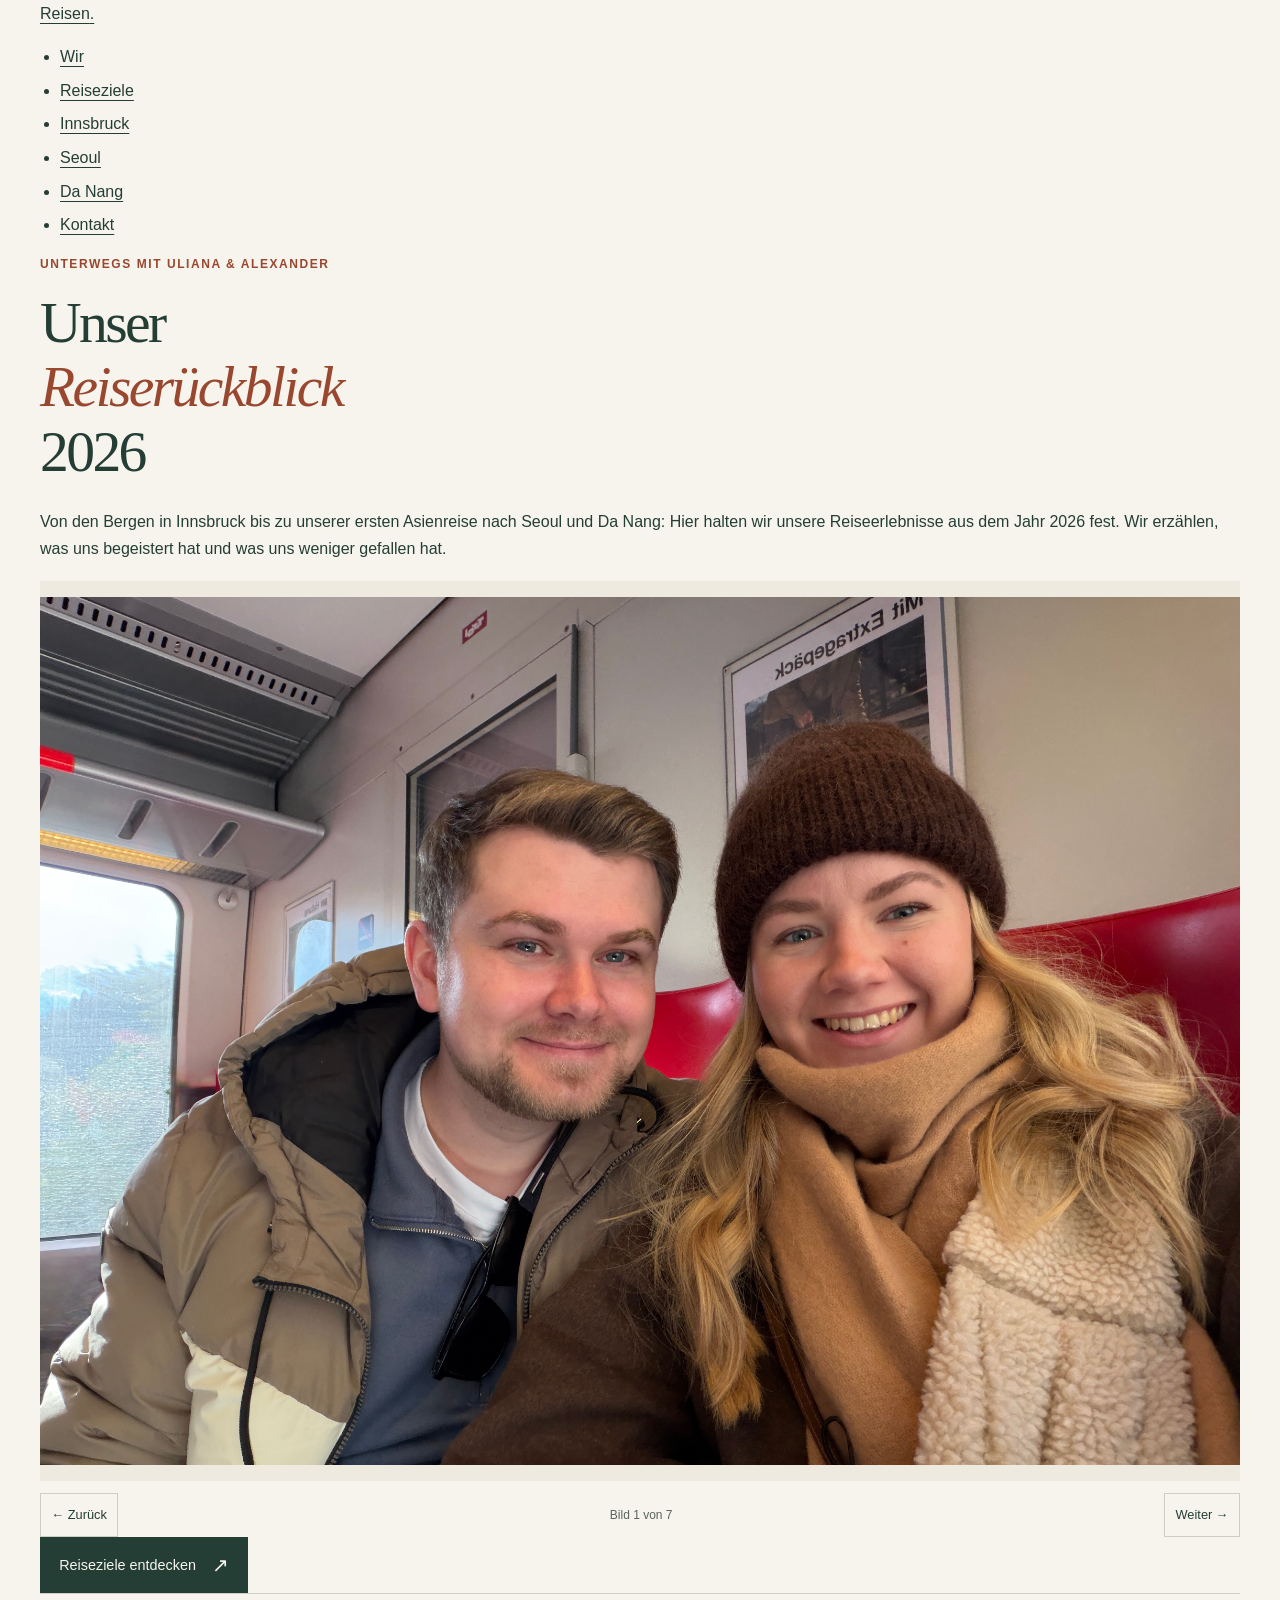
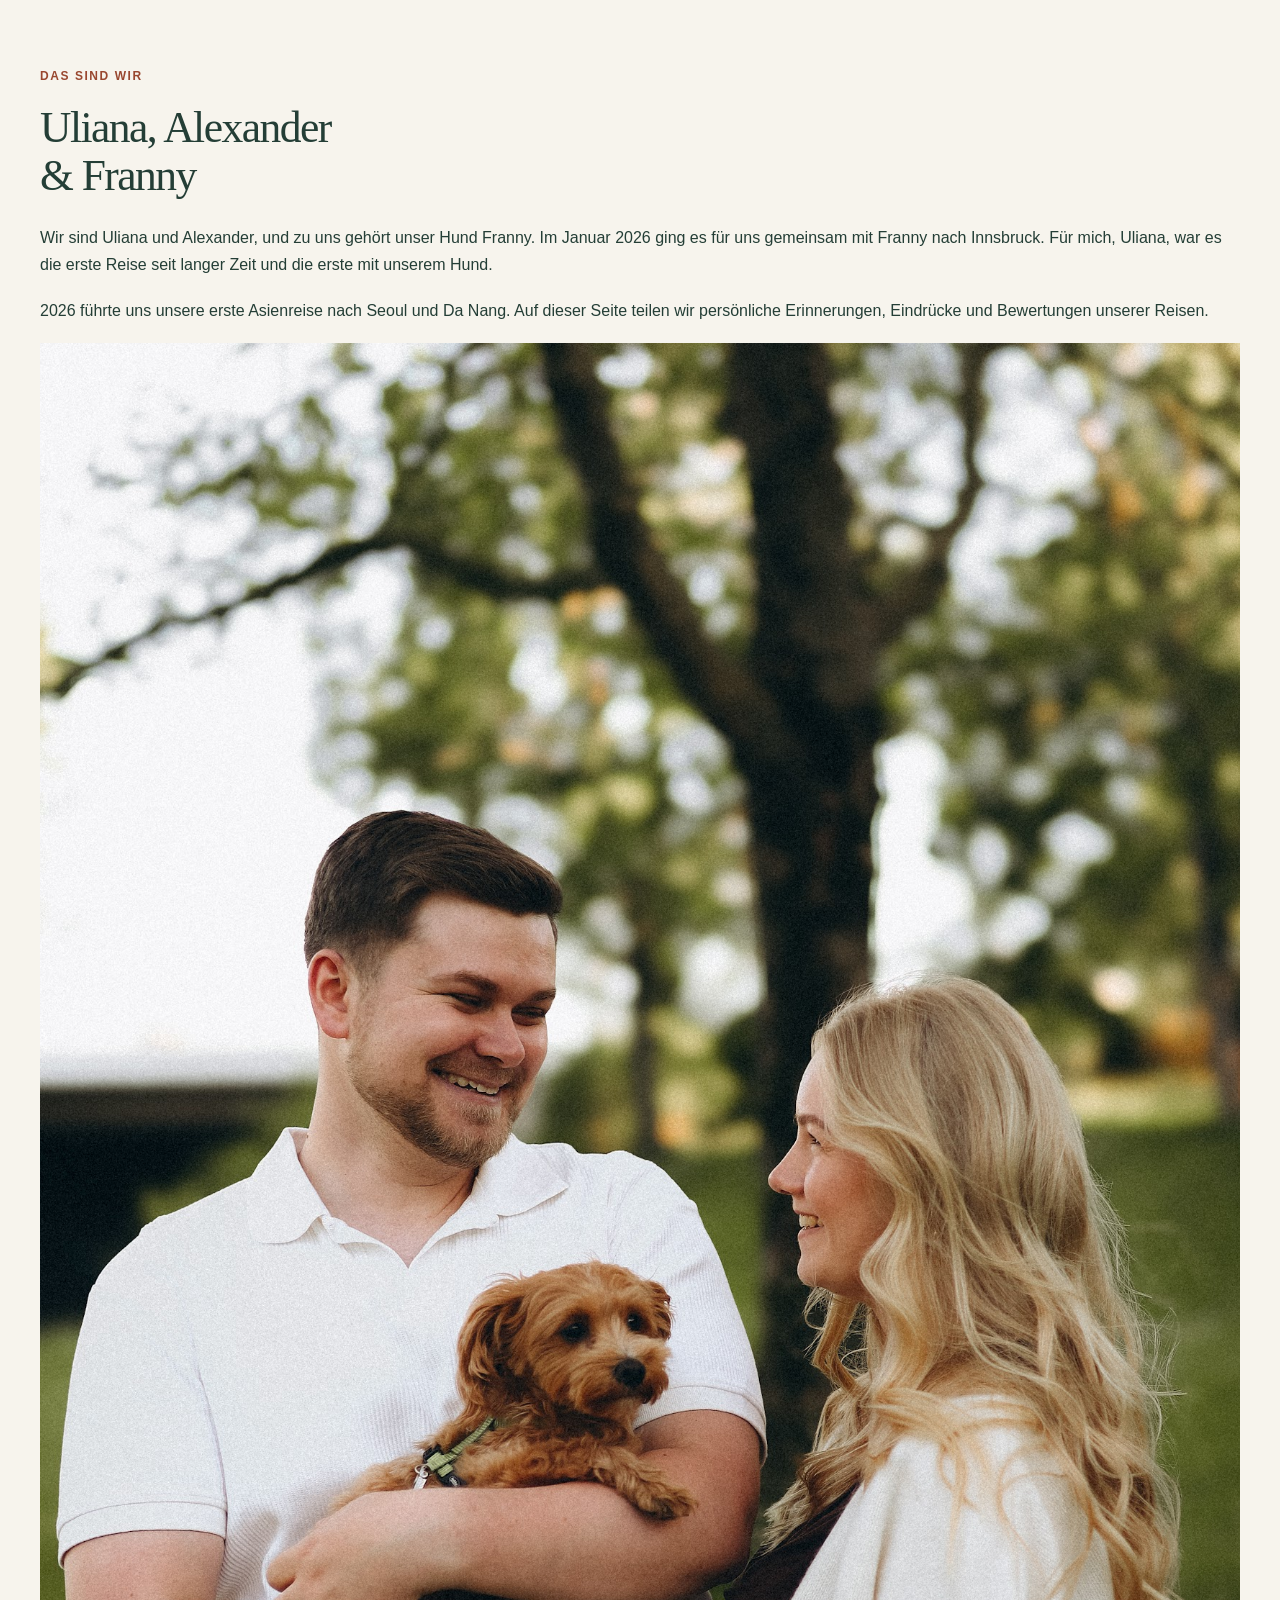
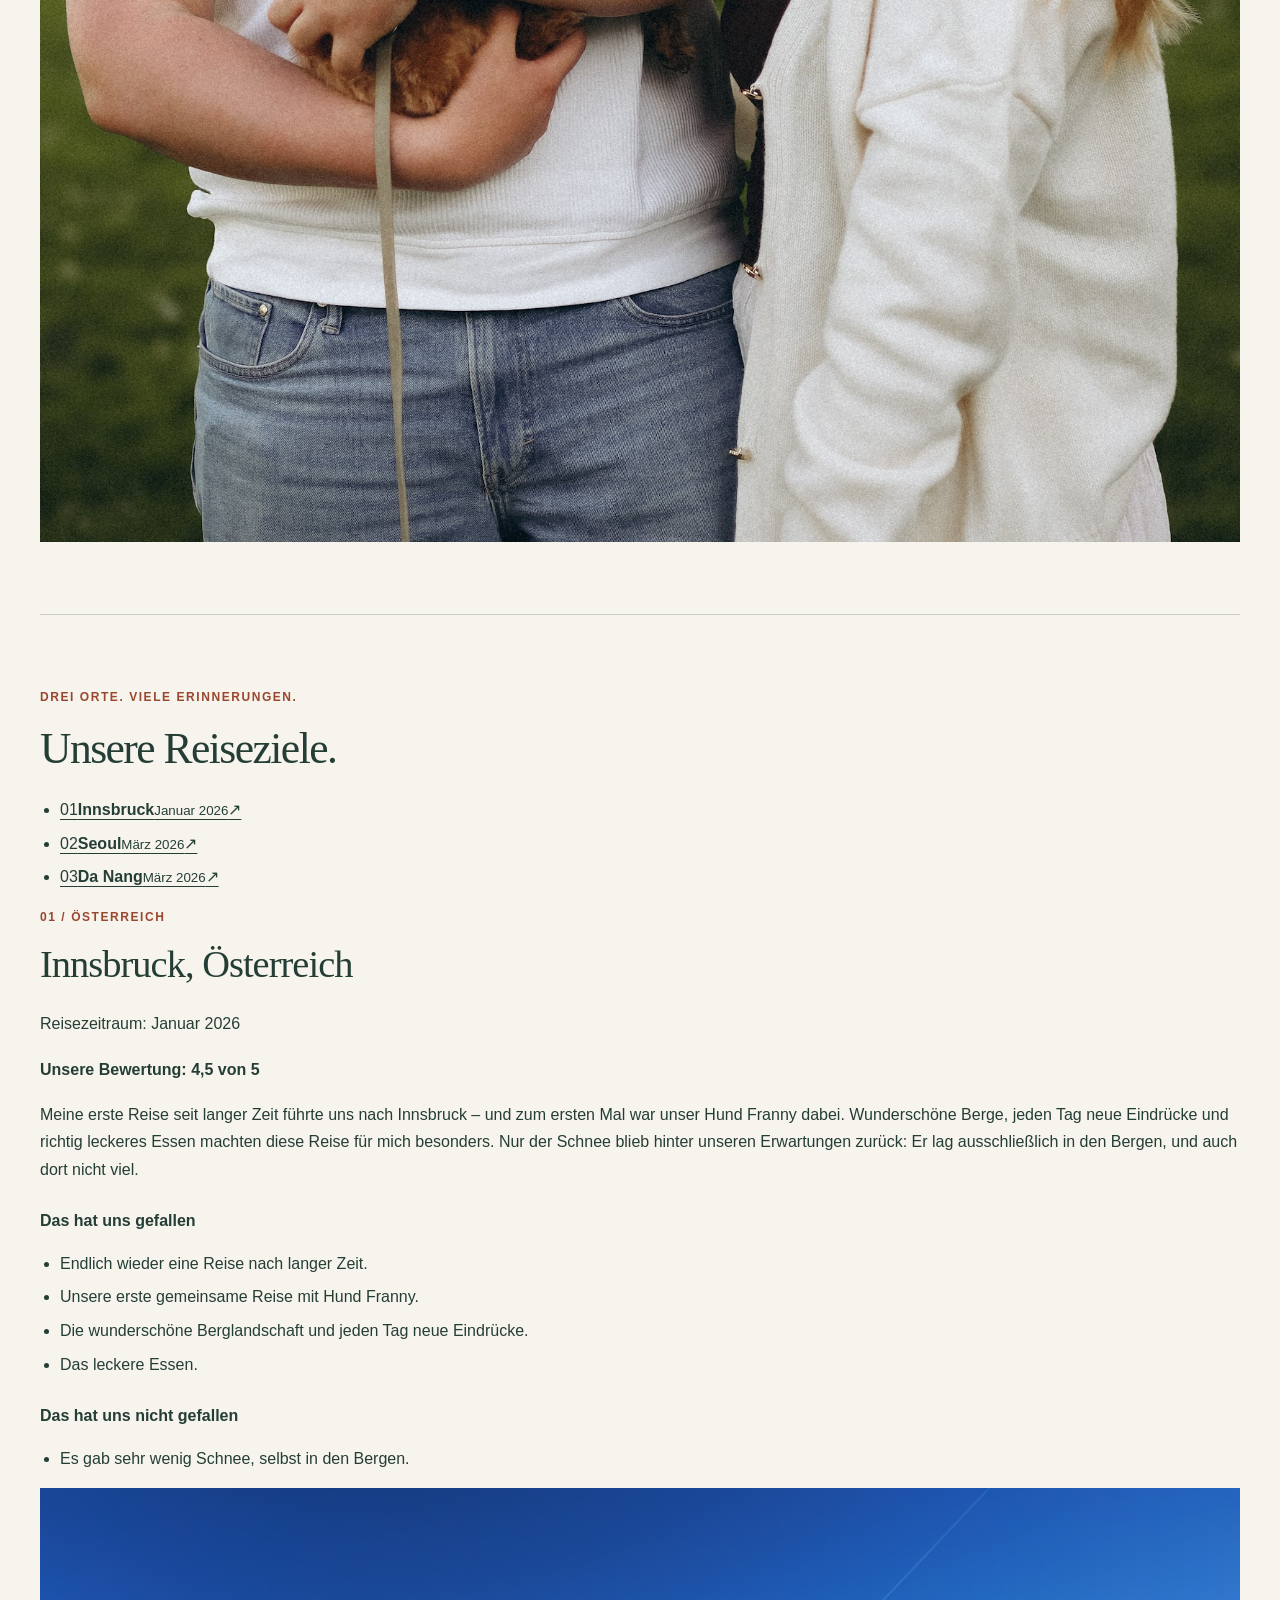
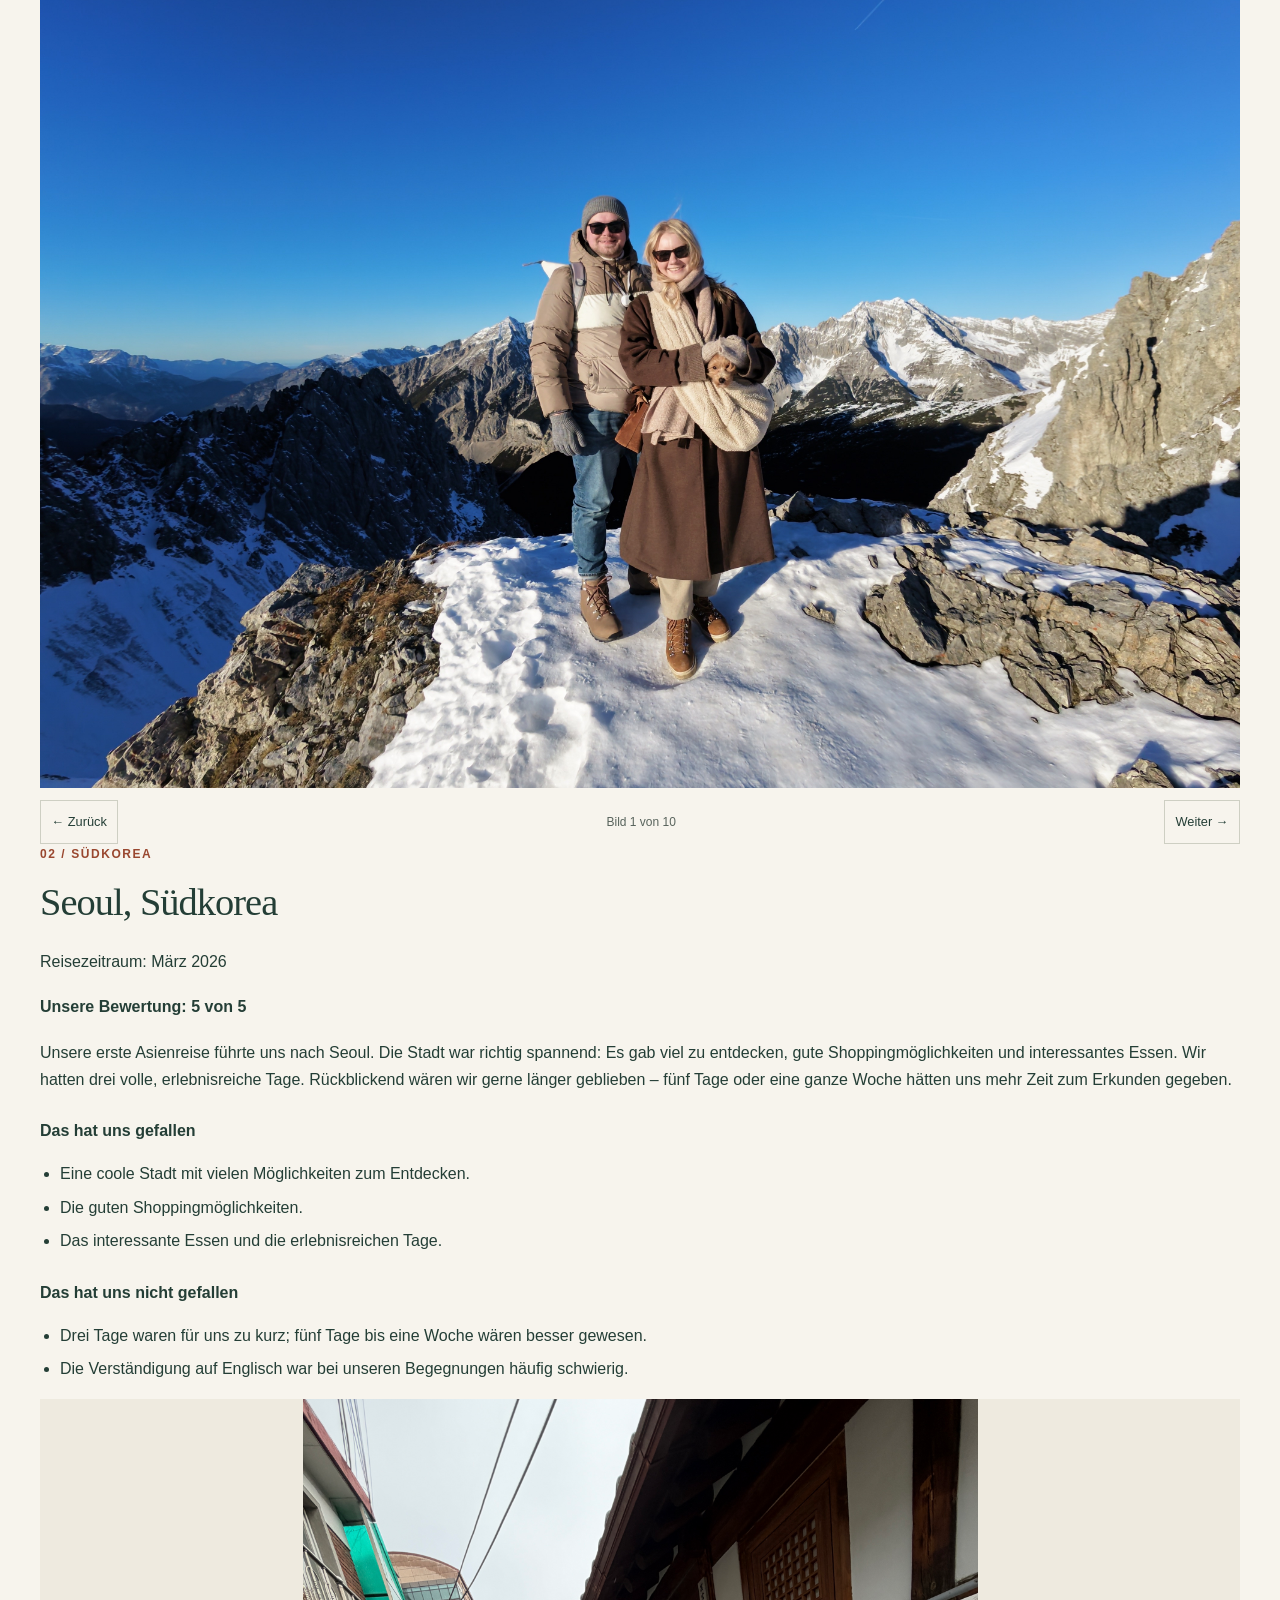
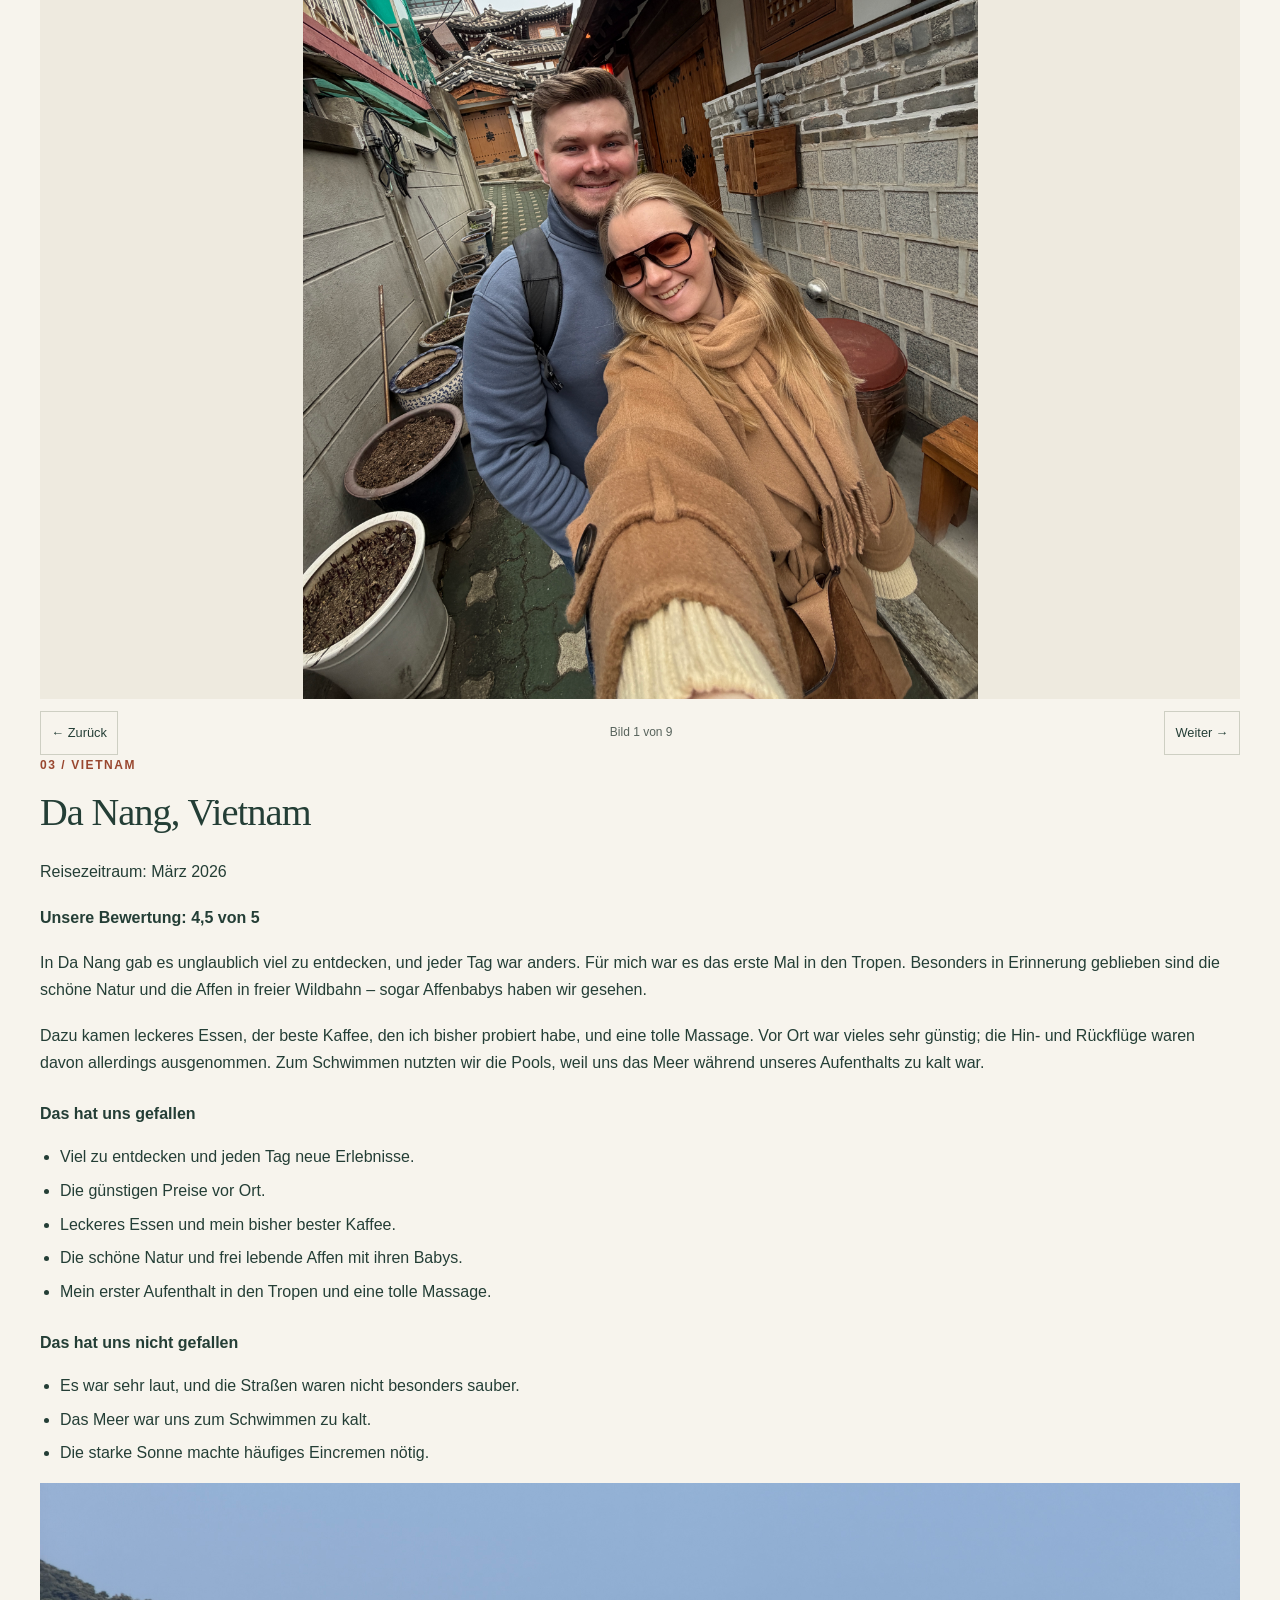
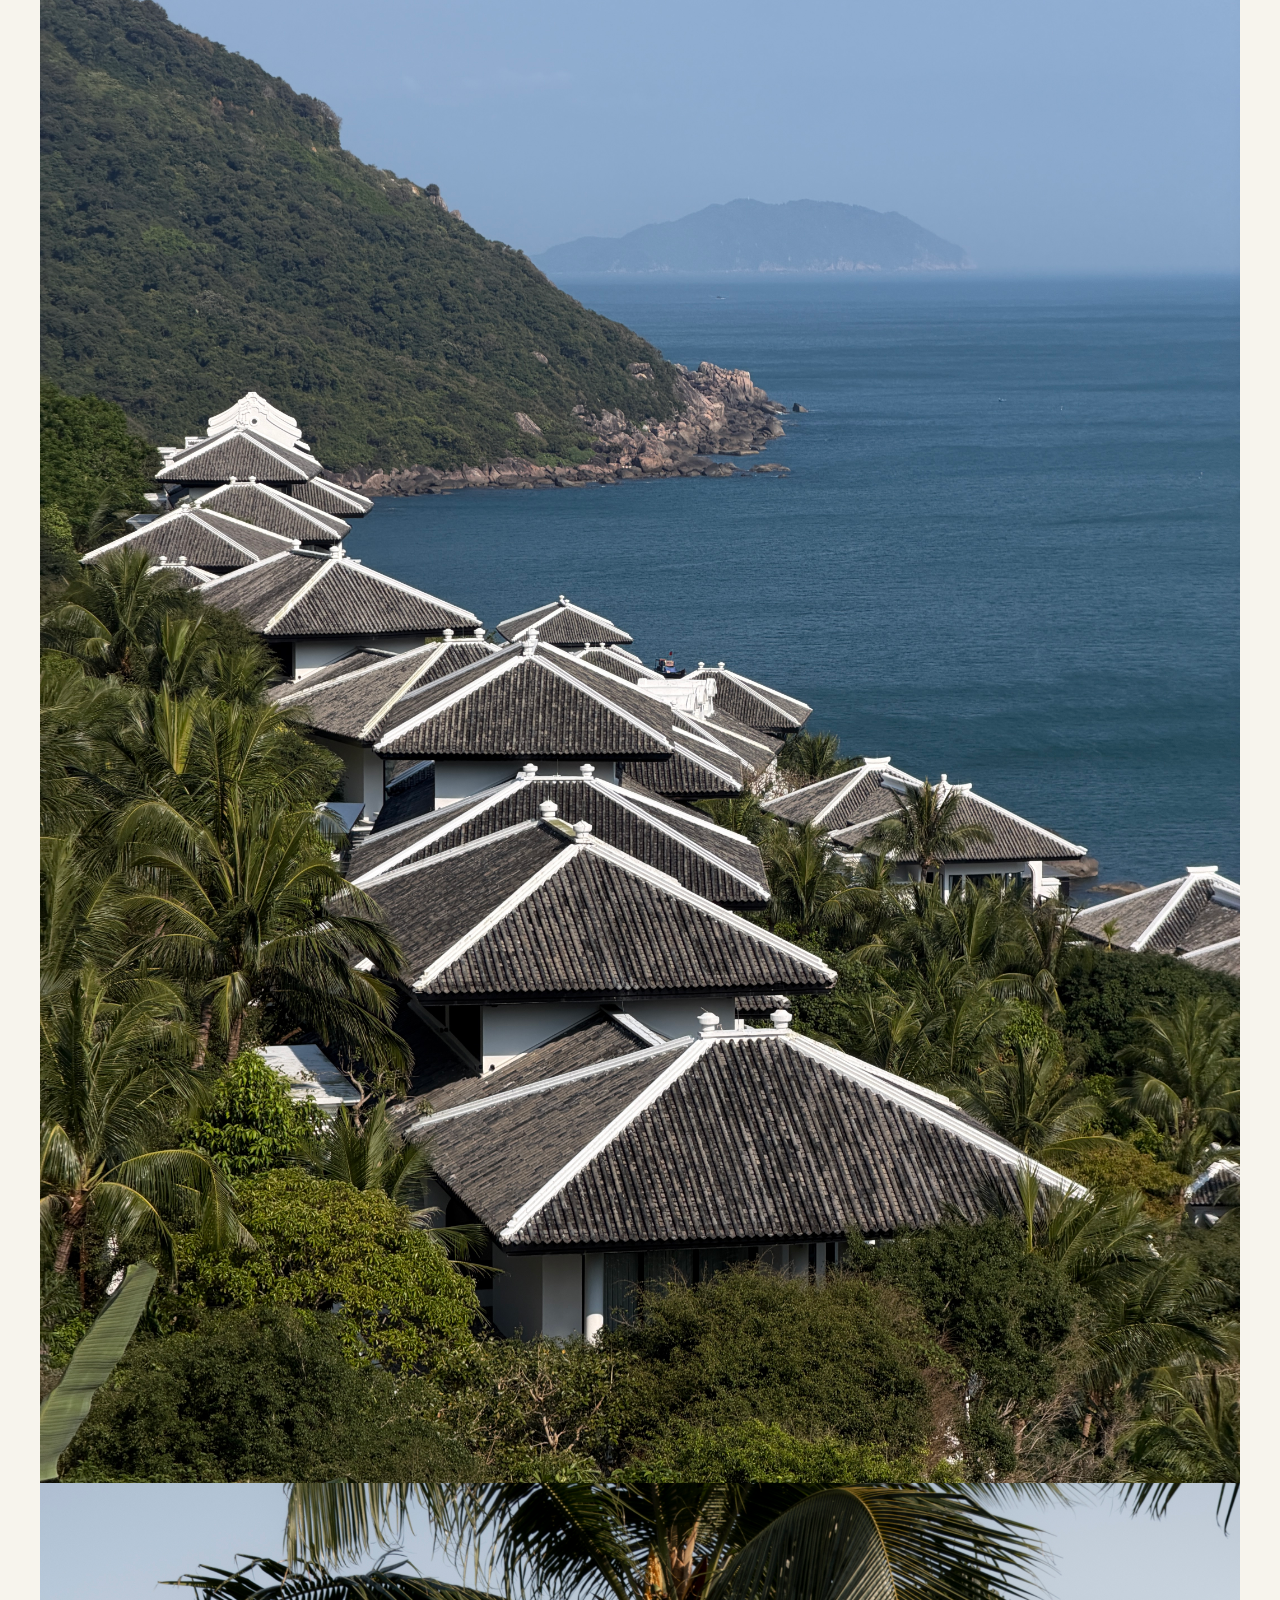
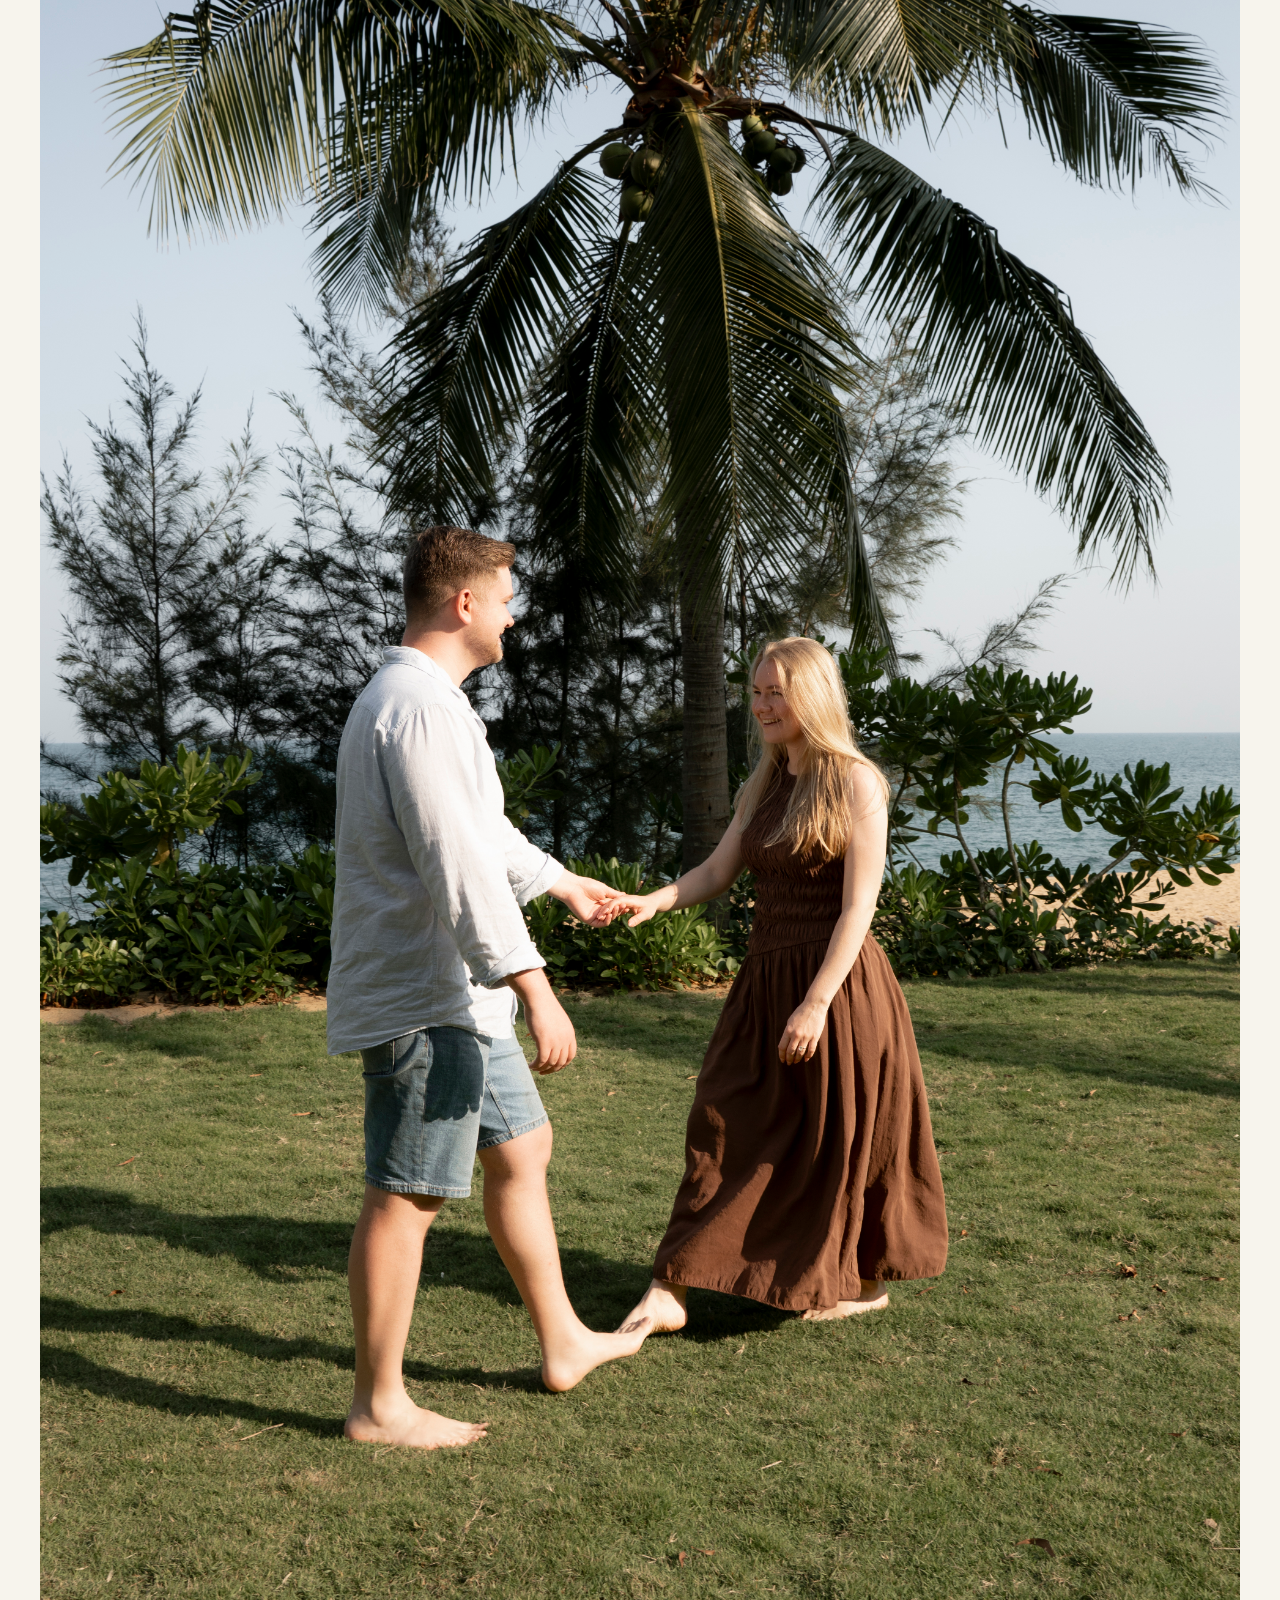
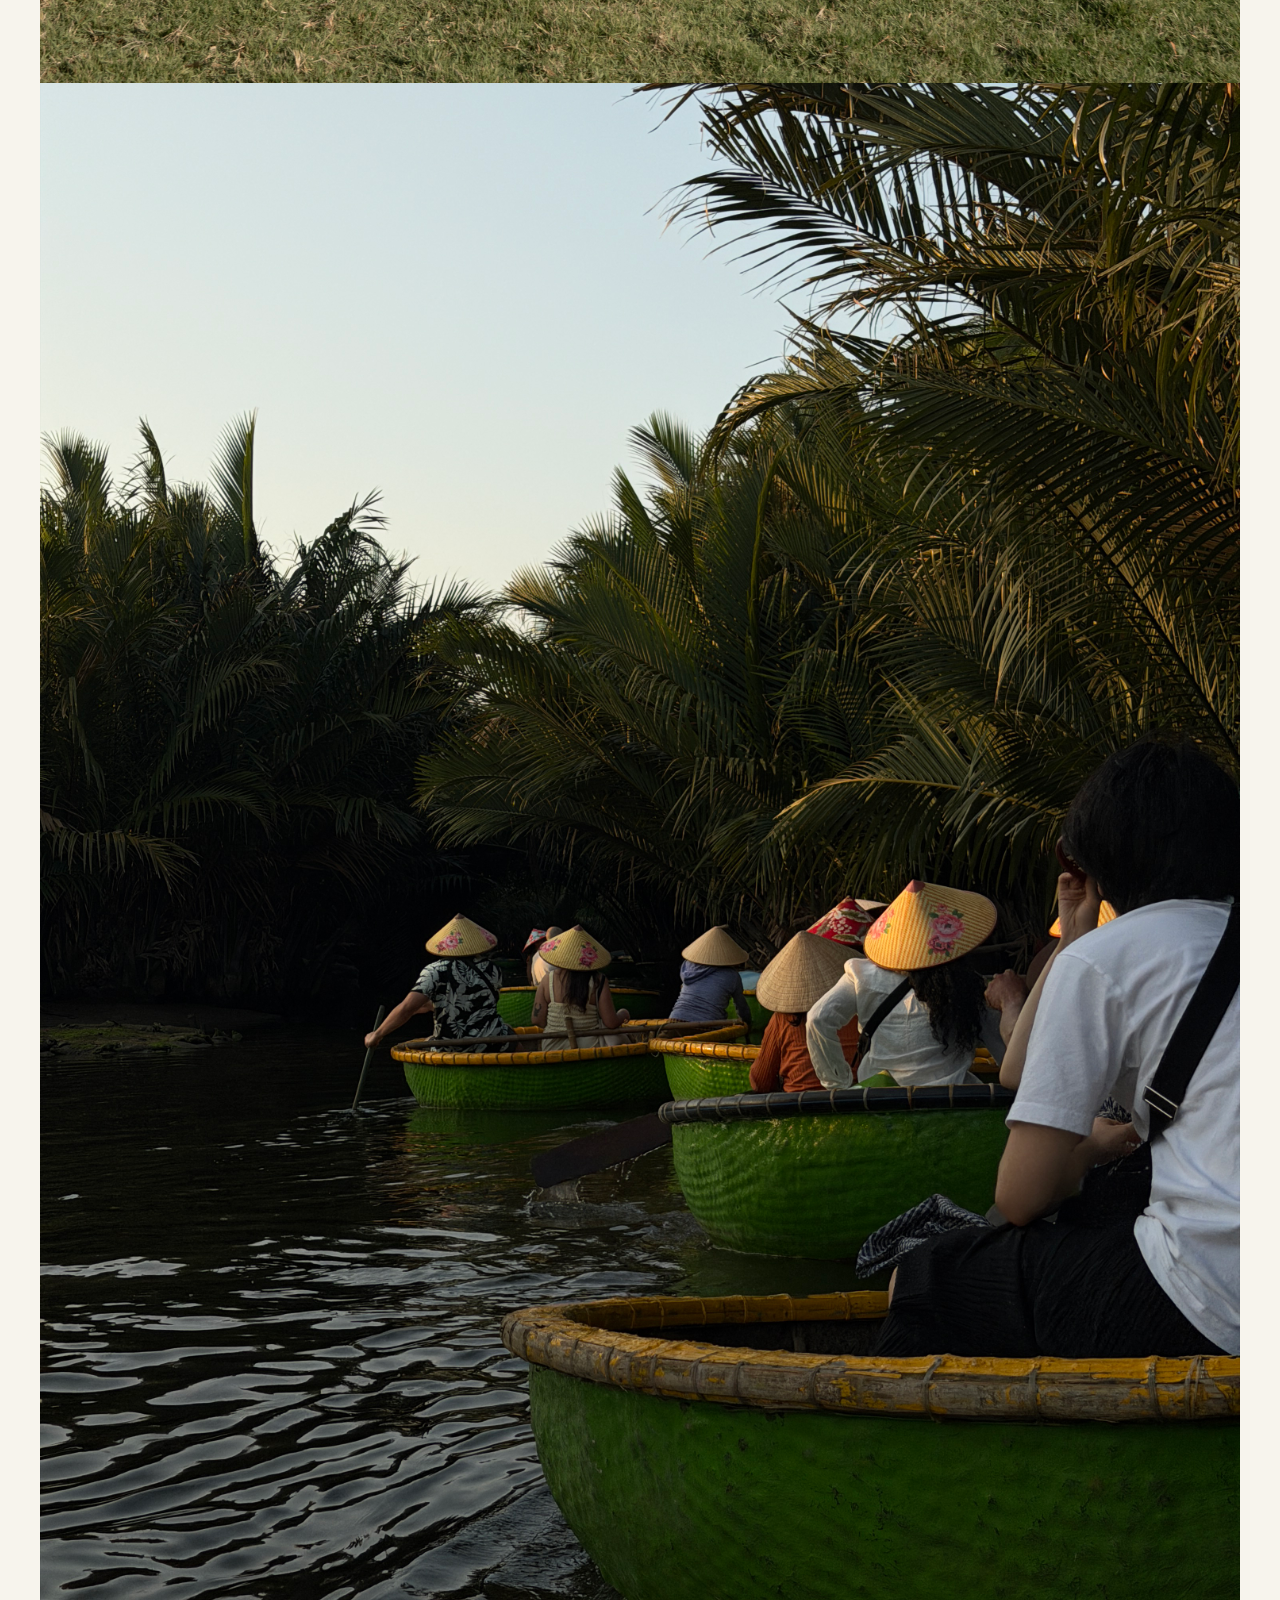
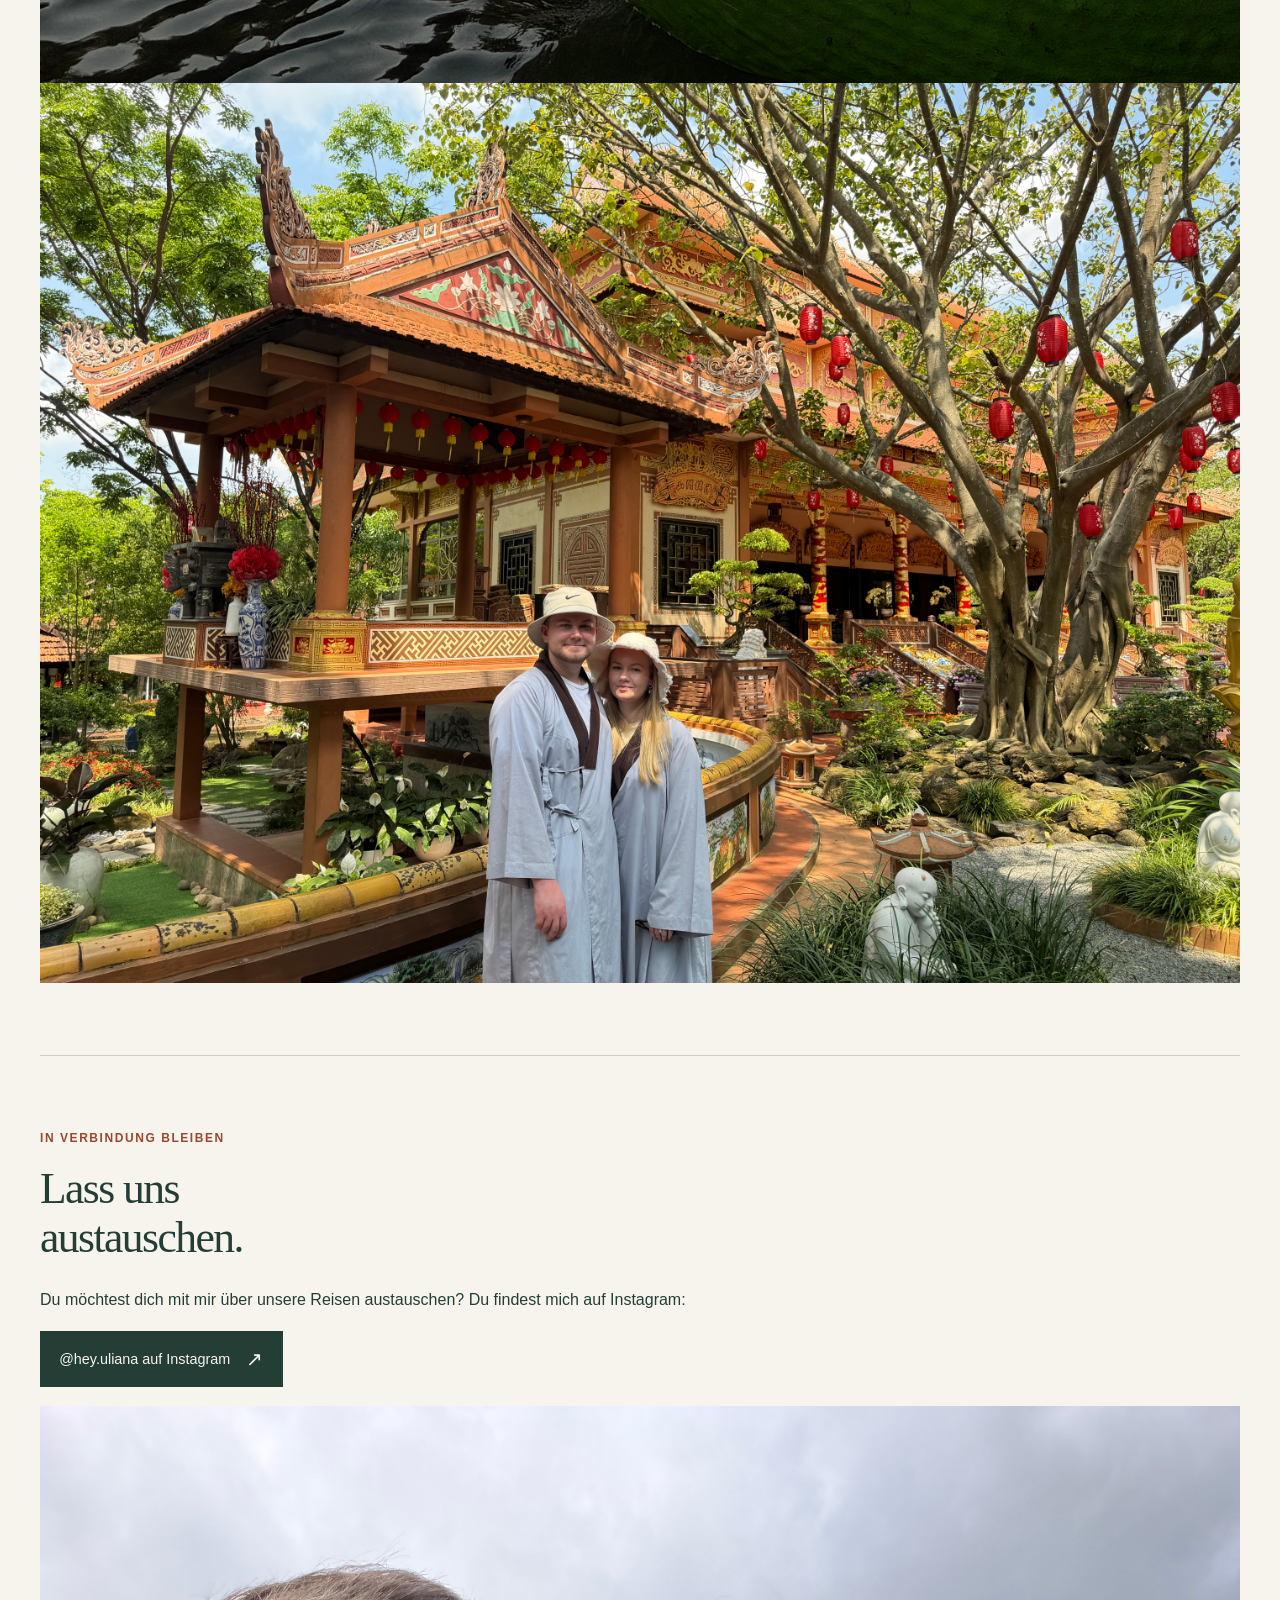
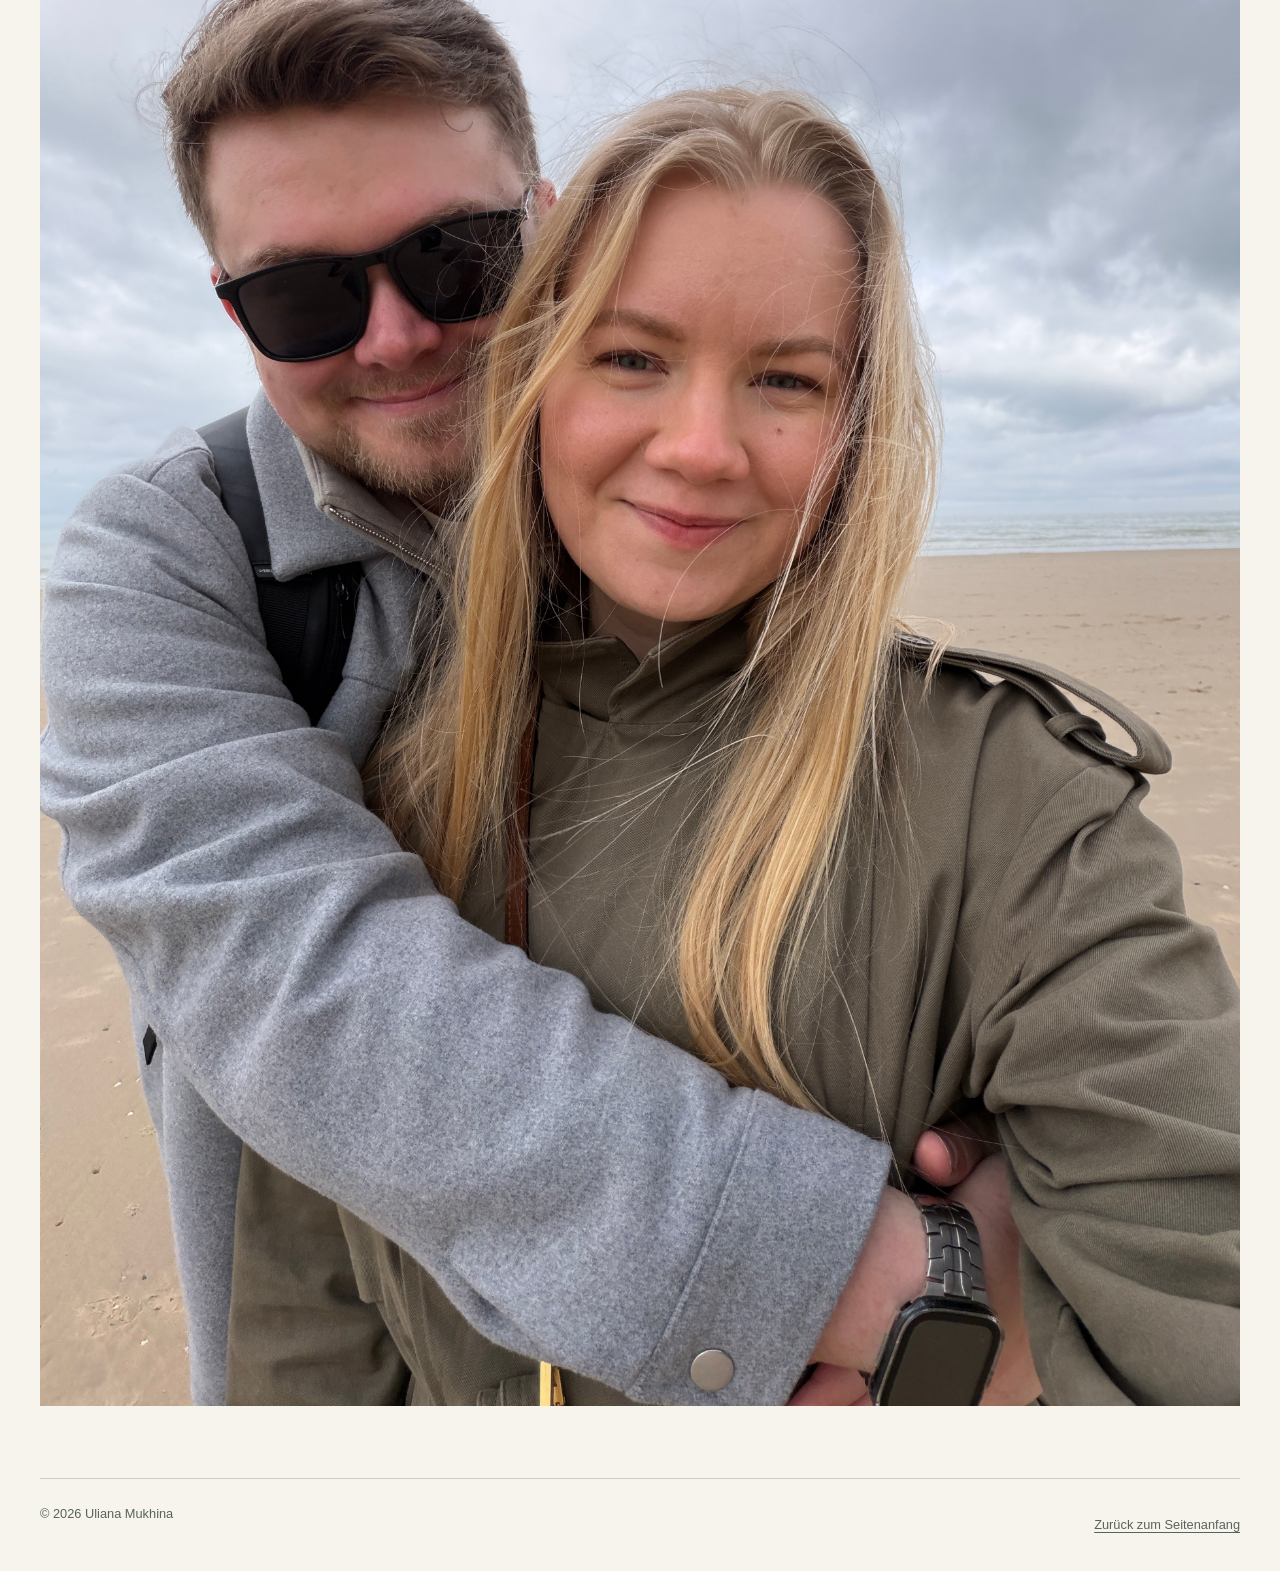
<file: index.html>
<!DOCTYPE html>
<html lang="de">
  <head>
    <meta charset="utf-8">
    <meta name="viewport" content="width=device-width, initial-scale=1">
    <meta name="description" content="Unser persönlicher Reiserückblick 2026: Erinnerungen an Innsbruck mit Hund Franny, Seoul und Da Nang.">
    <title>Unser Reiserückblick 2026 | Uliana Mukhina</title>
    <meta name="theme-color" content="#f7f4ed">
    <link rel="stylesheet" href="assets/css/styles.css">
    <link rel="stylesheet" href="assets/css/slideshow.css">
    <script src="assets/js/navigation.js" defer></script>
    <script src="assets/js/slideshow.js" defer></script>
  </head>
  <body>
    <a class="skip-link" href="#hauptinhalt">Zum Hauptinhalt springen</a>
    <header class="site-header">
      <div class="header-inner container">
        <a class="brand" href="#start" aria-label="Reisen – zum Seitenanfang">Reisen<span aria-hidden="true">.</span></a>
        <button class="menu-toggle" type="button" aria-expanded="false" aria-controls="hauptnavigation" hidden> <span>Menü</span><span class="menu-icon" aria-hidden="true"></span> </button>
        <nav id="hauptnavigation" aria-label="Hauptnavigation">
          <ul>
            <li><a href="#wir">Wir</a></li>
            <li><a href="#reiseziele">Reiseziele</a></li>
            <li><a href="#innsbruck">Innsbruck</a></li>
            <li><a href="#seoul">Seoul</a></li>
            <li><a href="#da-nang">Da Nang</a></li>
            <li><a href="#kontakt">Kontakt</a></li>
          </ul>
        </nav>
      </div>
    </header>
    <main id="hauptinhalt" class="container" tabindex="-1">
      <section id="start" class="hero" aria-labelledby="start-titel" tabindex="-1">
        <div class="hero__intro">
          <p class="eyebrow">Unterwegs mit Uliana &amp; Alexander</p>
          <h1 id="start-titel">Unser<br> <em>Reiserückblick</em><br> 2026</h1>
          <p>Von den Bergen in Innsbruck bis zu unserer ersten Asienreise nach Seoul und Da Nang: Hier halten wir unsere Reiseerlebnisse aus dem Jahr 2026 fest. Wir erzählen, was uns begeistert hat und was uns weniger gefallen hat.</p>
        </div>
        <div id="rueckblick-bilder" class="slideshow" data-slideshow role="group" aria-label="Unser Reiserückblick">
          <div id="rueckblick-bilder-fotos" class="slideshow__images">
            <img src="assets/images/reiserückblick1.JPG"
              alt="Gemeinsames Selfie auf einer roten Sitzbank im Zug."
              loading="eager"
              width="4581"
              height="3312">
            <img src="assets/images/reiserückblick2.JPG"
              alt="Ein Paar mit Hund steht auf einem verschneiten Gipfel vor einer weiten Bergkette."
              loading="lazy"
              width="4000"
              height="3000">
            <img src="assets/images/reiserückblick3.JPG"
              alt="Eine Frau mit blauem Regenschirm vor einem traditionellen Gebäude zwischen Bäumen."
              loading="lazy"
              width="4032"
              height="3024">
            <img src="assets/images/reiserückblick4.jpg"
              alt="Gemeinsames Selfie vor einer geschwungenen Brücke, die von großen steinernen Händen getragen wird."
              loading="lazy"
              width="3840"
              height="2160">
            <img src="assets/images/reiserückblick5.JPG"
              alt="Traditioneller Pavillon auf Säulen an einem Teich, eingerahmt von Bäumen."
              loading="lazy"
              width="4032"
              height="3024">
            <img src="assets/images/reiserückblick6.jpg"
              alt="Gemeinsames Selfie auf einer Dachterrasse vor der Stadt im Abendlicht."
              loading="lazy"
              width="3840"
              height="2160">
            <img src="assets/images/reiserückblick7.JPG"
              alt="Pool vor einem Sandstrand mit Palmen, Sonnenschirmen und Surfbrettern."
              loading="lazy"
              width="4032"
              height="3024">
          </div>
          <div class="slideshow__controls" hidden>
            <button type="button" data-previous aria-controls="rueckblick-bilder-fotos" aria-label="Zurück – vorheriges Bild – Unser Reiserückblick">← Zurück</button>
            <span data-counter role="status" aria-live="polite" aria-atomic="true"></span>
            <button type="button" data-next aria-controls="rueckblick-bilder-fotos" aria-label="Weiter – nächstes Bild – Unser Reiserückblick">Weiter →</button>
          </div>
        </div>
        <a class="button hero__link" href="#reiseziele">Reiseziele entdecken <span aria-hidden="true">↗</span></a>
      </section>
      <section id="wir" class="about section-block" aria-labelledby="wir-titel" tabindex="-1">
        <div class="section-heading">
          <p class="eyebrow">Das sind wir</p>
          <h2 id="wir-titel">Uliana, Alexander<br> &amp; Franny</h2>
        </div>
        <div class="about__text">
          <p>Wir sind Uliana und Alexander, und zu uns gehört unser Hund Franny. Im Januar 2026 ging es für uns gemeinsam mit Franny nach Innsbruck. Für mich, Uliana, war es die erste Reise seit langer Zeit und die erste mit unserem Hund.</p>
          <p>2026 führte uns unsere erste Asienreise nach Seoul und Da Nang. Auf dieser Seite teilen wir persönliche Erinnerungen, Eindrücke und Bewertungen unserer Reisen.</p>
        </div>
        <img class="about__photo"
          src="assets/images/uliana-alexander-franny.jpg"
          alt="Uliana und Alexander stehen lächelnd im Grünen. Alexander hält ihren Hund Franny auf dem Arm."
          width="1667"
          height="2500"
          loading="lazy">
      </section>
      <section id="reiseziele" class="destinations section-block" aria-labelledby="reiseziele-titel" tabindex="-1">
        <div class="section-heading">
          <p class="eyebrow">Drei Orte. Viele Erinnerungen.</p>
          <h2 id="reiseziele-titel">Unsere Reiseziele.</h2>
        </div>
        <ul class="destination-links">
          <li><a href="#innsbruck"><span class="destination-number" aria-hidden="true">01</span><span><strong>Innsbruck</strong><small>Januar 2026</small></span><span class="destination-arrow" aria-hidden="true">↗</span></a></li>
          <li><a href="#seoul"><span class="destination-number" aria-hidden="true">02</span><span><strong>Seoul</strong><small>März 2026</small></span><span class="destination-arrow" aria-hidden="true">↗</span></a></li>
          <li><a href="#da-nang"><span class="destination-number" aria-hidden="true">03</span><span><strong>Da Nang</strong><small>März 2026</small></span><span class="destination-arrow" aria-hidden="true">↗</span></a></li>
        </ul>
        <article id="innsbruck" class="trip trip--innsbruck" aria-labelledby="innsbruck-titel" tabindex="-1">
          <header class="trip-heading">
            <p class="eyebrow">01 / Österreich</p>
            <h3 id="innsbruck-titel">Innsbruck, Österreich</h3>
            <p>Reisezeitraum: <time datetime="2026-01">Januar 2026</time></p>
          </header>
          <div class="trip-layout">
            <p class="trip-rating"><strong>Unsere Bewertung: 4,5 von 5</strong></p>
            <div class="trip-story">
              <p>Meine erste Reise seit langer Zeit führte uns nach Innsbruck – und zum ersten Mal war unser Hund Franny dabei. Wunderschöne Berge, jeden Tag neue Eindrücke und richtig leckeres Essen machten diese Reise für mich besonders. Nur der Schnee blieb hinter unseren Erwartungen zurück: Er lag ausschließlich in den Bergen, und auch dort nicht viel.</p>
              <div class="trip-highlights">
                <h4>Das hat uns gefallen</h4>
                <ul>
                  <li>Endlich wieder eine Reise nach langer Zeit.</li>
                  <li>Unsere erste gemeinsame Reise mit Hund Franny.</li>
                  <li>Die wunderschöne Berglandschaft und jeden Tag neue Eindrücke.</li>
                  <li>Das leckere Essen.</li>
                </ul>
                <h4>Das hat uns nicht gefallen</h4>
                <ul>
                  <li>Es gab sehr wenig Schnee, selbst in den Bergen.</li>
                </ul>
              </div>
            </div>
            <div id="innsbruck-bilder" class="slideshow" data-slideshow role="group" aria-label="Innsbruck">
              <div id="innsbruck-bilder-fotos" class="slideshow__images">
                <img src="assets/images/innsbruck.JPG"
                  alt="Gemeinsames Foto mit Franny vor schneebedeckten Berggipfeln bei Innsbruck unter blauem Himmel."
                  loading="lazy"
                  width="4000"
                  height="3000">
                <img src="assets/images/innsbruck2.jpg"
                  alt="Straße in Innsbruck mit historischen Häusern und schneebedeckten Bergen im Hintergrund."
                  loading="lazy"
                  width="2964"
                  height="4387">
                <img src="assets/images/innsbruck3.JPG"
                  alt="Eine Frau hält Franny im Schnee vor einer Bergstation und einem weiten Bergpanorama."
                  loading="lazy"
                  width="4284"
                  height="5712">
                <img src="assets/images/innsbruck4.JPG"
                  alt="Franny steht im grauen Winteranzug auf einem verschneiten Weg neben Nadelbäumen."
                  loading="lazy"
                  width="3024"
                  height="4032">
                <img src="assets/images/innsbruck5.JPG"
                  alt="Skifahrer auf einer verschneiten Piste mit Sessellift und bewaldeten Berghängen."
                  loading="lazy"
                  width="5712"
                  height="4284">
                <img src="assets/images/innsbruck6.JPG"
                  alt="Franny blickt im grauen Winteranzug zwischen unseren Schuhen aus dem Schnee nach oben."
                  loading="lazy"
                  width="4284"
                  height="5712">
                <img src="assets/images/innsbruck7.JPG"
                  alt="Gemeinsames Selfie in Winterkleidung in einem Bus."
                  loading="lazy"
                  width="3024"
                  height="4032">
                <img src="assets/images/innsbruck8.JPG"
                  alt="Blick von oben auf Innsbruck mit Fluss, Brücken und Wohnhäusern."
                  loading="lazy"
                  width="4284"
                  height="5712">
                <img src="assets/images/innsbruck9.JPG"
                  alt="Ein Haus mit rotem Dach an einer Haltestelle vor wolkenverhangenen Berggipfeln."
                  loading="lazy"
                  width="3024"
                  height="4032">
                <img src="assets/images/innsbruck10.JPG"
                  alt="Eine Frau mit Sonnenbrille hält Franny vor einem felsigen, teilweise verschneiten Bergpanorama."
                  loading="lazy"
                  width="3024"
                  height="4032">
              </div>
              <div class="slideshow__controls" hidden>
                <button type="button" data-previous aria-controls="innsbruck-bilder-fotos" aria-label="Zurück – vorheriges Bild – Innsbruck">← Zurück</button>
                <span data-counter role="status" aria-live="polite" aria-atomic="true"></span>
                <button type="button" data-next aria-controls="innsbruck-bilder-fotos" aria-label="Weiter – nächstes Bild – Innsbruck">Weiter →</button>
              </div>
            </div>
          </div>
        </article>
        <article id="seoul" class="trip trip--seoul" aria-labelledby="seoul-titel" tabindex="-1">
          <header class="trip-heading">
            <p class="eyebrow">02 / Südkorea</p>
            <h3 id="seoul-titel">Seoul, Südkorea</h3>
            <p>Reisezeitraum: <time datetime="2026-03">März 2026</time></p>
          </header>
          <div class="trip-layout">
            <p class="trip-rating"><strong>Unsere Bewertung: 5 von 5</strong></p>
            <div class="trip-story">
              <p>Unsere erste Asienreise führte uns nach Seoul. Die Stadt war richtig spannend: Es gab viel zu entdecken, gute Shoppingmöglichkeiten und interessantes Essen. Wir hatten drei volle, erlebnisreiche Tage. Rückblickend wären wir gerne länger geblieben – fünf Tage oder eine ganze Woche hätten uns mehr Zeit zum Erkunden gegeben.</p>
              <div class="trip-highlights">
                <h4>Das hat uns gefallen</h4>
                <ul>
                  <li>Eine coole Stadt mit vielen Möglichkeiten zum Entdecken.</li>
                  <li>Die guten Shoppingmöglichkeiten.</li>
                  <li>Das interessante Essen und die erlebnisreichen Tage.</li>
                </ul>
                <h4>Das hat uns nicht gefallen</h4>
                <ul>
                  <li>Drei Tage waren für uns zu kurz; fünf Tage bis eine Woche wären besser gewesen.</li>
                  <li>Die Verständigung auf Englisch war bei unseren Begegnungen häufig schwierig.</li>
                </ul>
              </div>
            </div>
            <div id="seoul-bilder" class="slideshow" data-slideshow role="group" aria-label="Seoul">
              <div id="seoul-bilder-fotos" class="slideshow__images">
                <img src="assets/images/seoul-gasse.jpg"
                  alt="Gemeinsames Selfie in einer schmalen Gasse in Seoul mit Holztüren, Ziegeldächern und Blumentöpfen."
                  loading="lazy"
                  width="4284"
                  height="5712">
                <img src="assets/images/seoul2.JPG"
                  alt="Blick auf unsere Hände mit mehreren Einkaufstüten nach einem Einkaufsbummel."
                  loading="lazy"
                  width="4284"
                  height="5712">
                <img src="assets/images/seoul3.JPG"
                  alt="Eine Frau geht durch ein kleines Tor zwischen traditionellen Gebäuden mit geschwungenen Ziegeldächern."
                  loading="lazy"
                  width="4284"
                  height="5712">
                <img src="assets/images/seoul4.JPG"
                  alt="Straßenkreuzung in Seoul mit gelben Ampeln und blauen Straßenschildern."
                  loading="lazy"
                  width="3024"
                  height="4032">
                <img src="assets/images/seoul5.JPG"
                  alt="Gemeinsames Selfie vor hohen, beleuchteten Bücherregalen in einer Bibliothek."
                  loading="lazy"
                  width="4284"
                  height="5712">
                <img src="assets/images/seoul6.JPG"
                  alt="Gemeinsames Selfie unter dem bunt verzierten Dach eines traditionellen Gebäudes."
                  loading="lazy"
                  width="4284"
                  height="5712">
                <img src="assets/images/seoul7.JPG"
                  alt="Traditionelle Gebäude mit grauen Ziegeldächern hinter einer Steinbrücke über einen Teich."
                  loading="lazy"
                  width="4154"
                  height="5540">
                <img src="assets/images/seoul8.JPG"
                  alt="Eine Frau steht vor einer Galerie und einem Schaufenster an einem gelben Fußgängerüberweg."
                  loading="lazy"
                  width="3024"
                  height="4032">
                <img src="assets/images/seoul9.JPG"
                  alt="Kleiner Innenhof mit einer Kiefer und Kies vor einem Restaurant mit Holzrahmen und Ziegeldach."
                  loading="lazy"
                  width="4284"
                  height="5712">
              </div>
              <div class="slideshow__controls" hidden>
                <button type="button" data-previous aria-controls="seoul-bilder-fotos" aria-label="Zurück – vorheriges Bild – Seoul">← Zurück</button>
                <span data-counter role="status" aria-live="polite" aria-atomic="true"></span>
                <button type="button" data-next aria-controls="seoul-bilder-fotos" aria-label="Weiter – nächstes Bild – Seoul">Weiter →</button>
              </div>
            </div>
          </div>
        </article>
        <article id="da-nang" class="trip trip--da-nang" aria-labelledby="da-nang-titel" tabindex="-1">
          <header class="trip-heading">
            <p class="eyebrow">03 / Vietnam</p>
            <h3 id="da-nang-titel">Da Nang, Vietnam</h3>
            <p>Reisezeitraum: <time datetime="2026-03">März 2026</time></p>
          </header>
          <div class="trip-layout">
            <p class="trip-rating"><strong>Unsere Bewertung: 4,5 von 5</strong></p>
            <div class="trip-story">
              <p>In Da Nang gab es unglaublich viel zu entdecken, und jeder Tag war anders. Für mich war es das erste Mal in den Tropen. Besonders in Erinnerung geblieben sind die schöne Natur und die Affen in freier Wildbahn – sogar Affenbabys haben wir gesehen.</p>
              <p>Dazu kamen leckeres Essen, der beste Kaffee, den ich bisher probiert habe, und eine tolle Massage. Vor Ort war vieles sehr günstig; die Hin- und Rückflüge waren davon allerdings ausgenommen. Zum Schwimmen nutzten wir die Pools, weil uns das Meer während unseres Aufenthalts zu kalt war.</p>
            </div>
            <div class="trip-highlights">
              <h4>Das hat uns gefallen</h4>
              <ul>
                <li>Viel zu entdecken und jeden Tag neue Erlebnisse.</li>
                <li>Die günstigen Preise vor Ort.</li>
                <li>Leckeres Essen und mein bisher bester Kaffee.</li>
                <li>Die schöne Natur und frei lebende Affen mit ihren Babys.</li>
                <li>Mein erster Aufenthalt in den Tropen und eine tolle Massage.</li>
              </ul>
              <h4>Das hat uns nicht gefallen</h4>
              <ul>
                <li>Es war sehr laut, und die Straßen waren nicht besonders sauber.</li>
                <li>Das Meer war uns zum Schwimmen zu kalt.</li>
                <li>Die starke Sonne machte häufiges Eincremen nötig.</li>
              </ul>
            </div>
            <div class="photo-grid" role="group" aria-label="Reisefotos aus Da Nang">
              <img src="assets/images/danang1.JPG"
                alt="Häuser mit dunklen Ziegeldächern zwischen Palmen an einer grünen Küste bei Da Nang."
                loading="lazy"
                width="4284"
                height="5712">
              <img src="assets/images/danang2.JPG"
                alt="Ein Paar hält sich unter einer Palme an den Händen, im Hintergrund liegt das Meer."
                loading="lazy"
                width="3923"
                height="5885">
              <img src="assets/images/danang3.JPG"
                alt="Grüne runde Korbboote mit Passagieren auf einem von dichten Palmen gesäumten Wasserweg."
                loading="lazy"
                width="3024"
                height="4032">
              <img src="assets/images/danang4.JPG"
                alt="Gemeinsames Foto vor einem reich verzierten Tempelgebäude mit roten Laternen in den Bäumen."
                loading="lazy"
                width="5712"
                height="4284">
            </div>
          </div>
        </article>
      </section>
      <section id="kontakt" class="contact section-block" aria-labelledby="kontakt-titel" tabindex="-1">
        <div class="contact__text">
          <p class="eyebrow">In Verbindung bleiben</p>
          <h2 id="kontakt-titel">Lass uns<br> austauschen.</h2>
          <p>Du möchtest dich mit mir über unsere Reisen austauschen? Du findest mich auf Instagram:</p>
          <p><a class="button" href="https://www.instagram.com/hey.uliana/">@hey.uliana auf Instagram <span aria-hidden="true">↗</span></a></p>
        </div>
        <img class="contact__photo"
          src="assets/images/kontakt.JPG"
          alt="Gemeinsames Selfie am Strand mit dem Meer und einem bewölkten Himmel im Hintergrund."
          width="3672"
          height="4896"
          loading="lazy">
      </section>
    </main>
    <footer class="site-footer container">
      <p>© 2026 Uliana Mukhina</p>
      <a href="#start">Zurück zum Seitenanfang</a>
    </footer>
  </body>
</html>
</file>
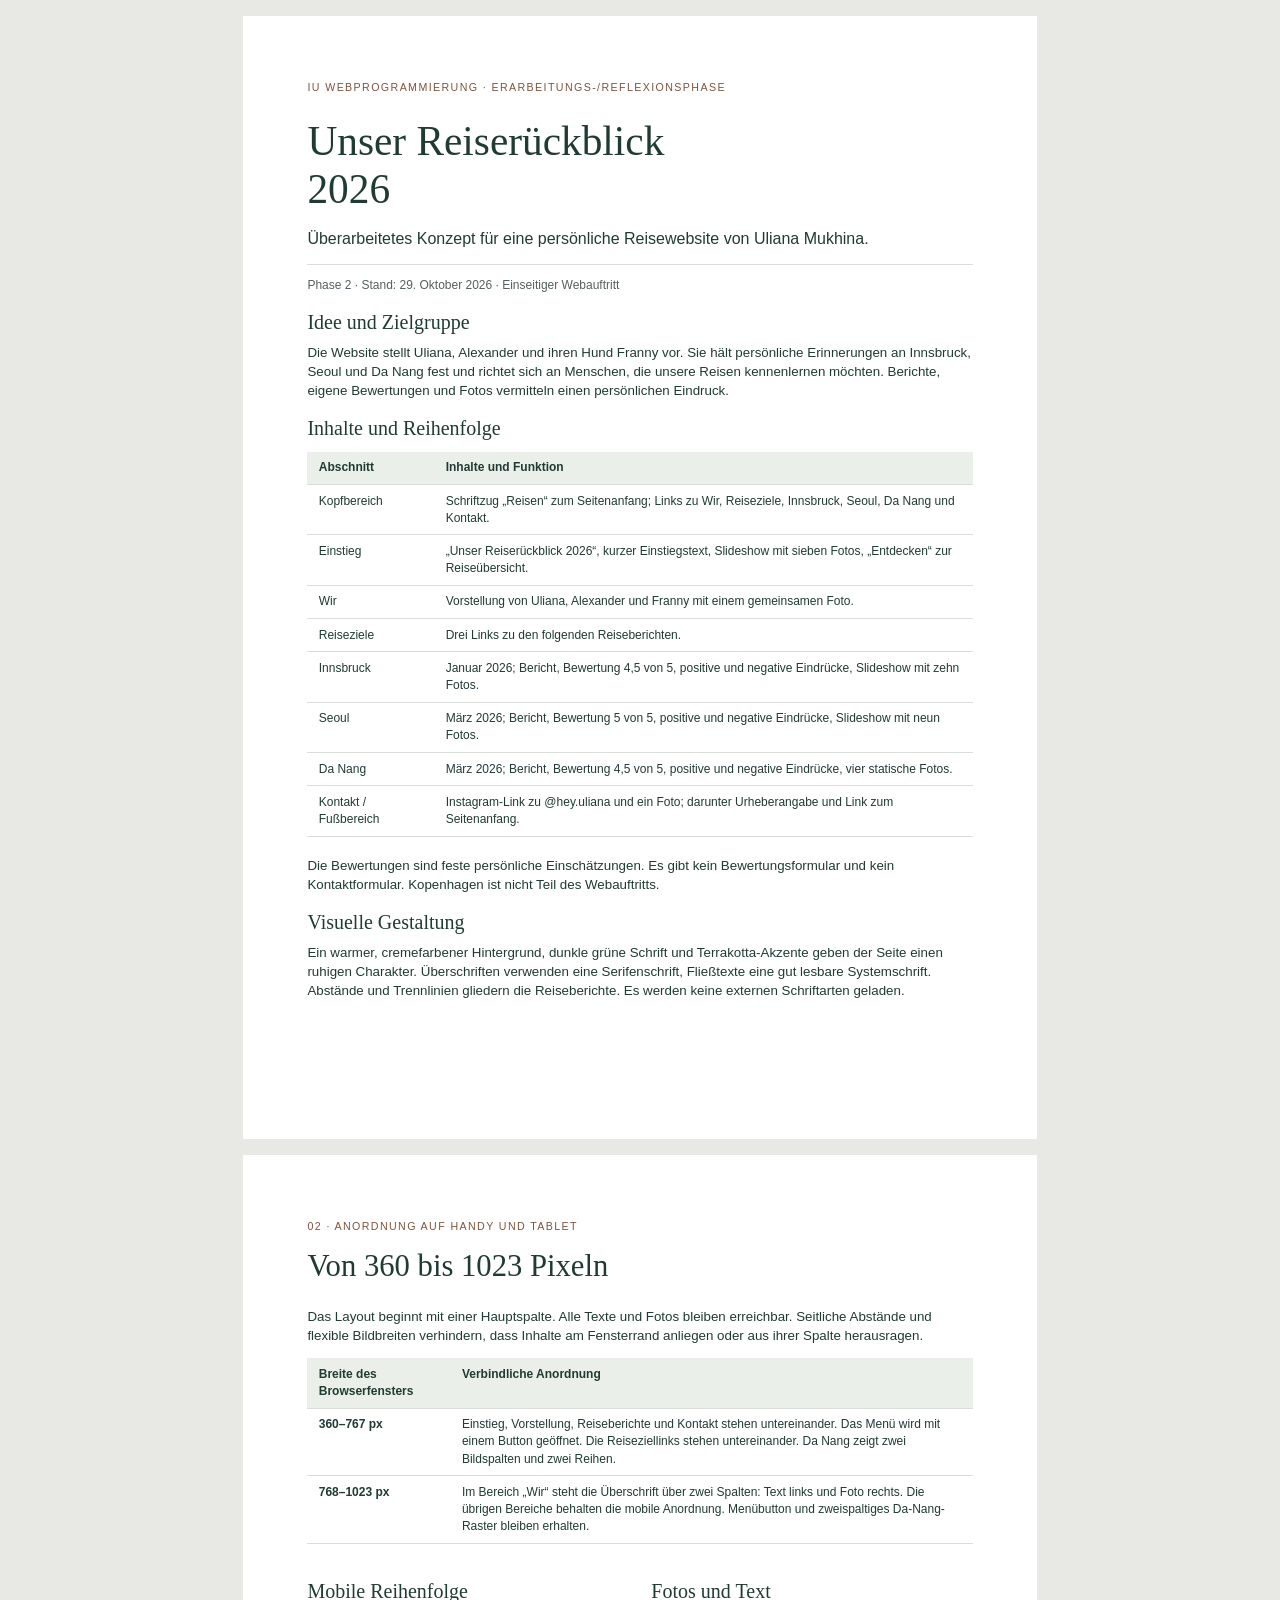
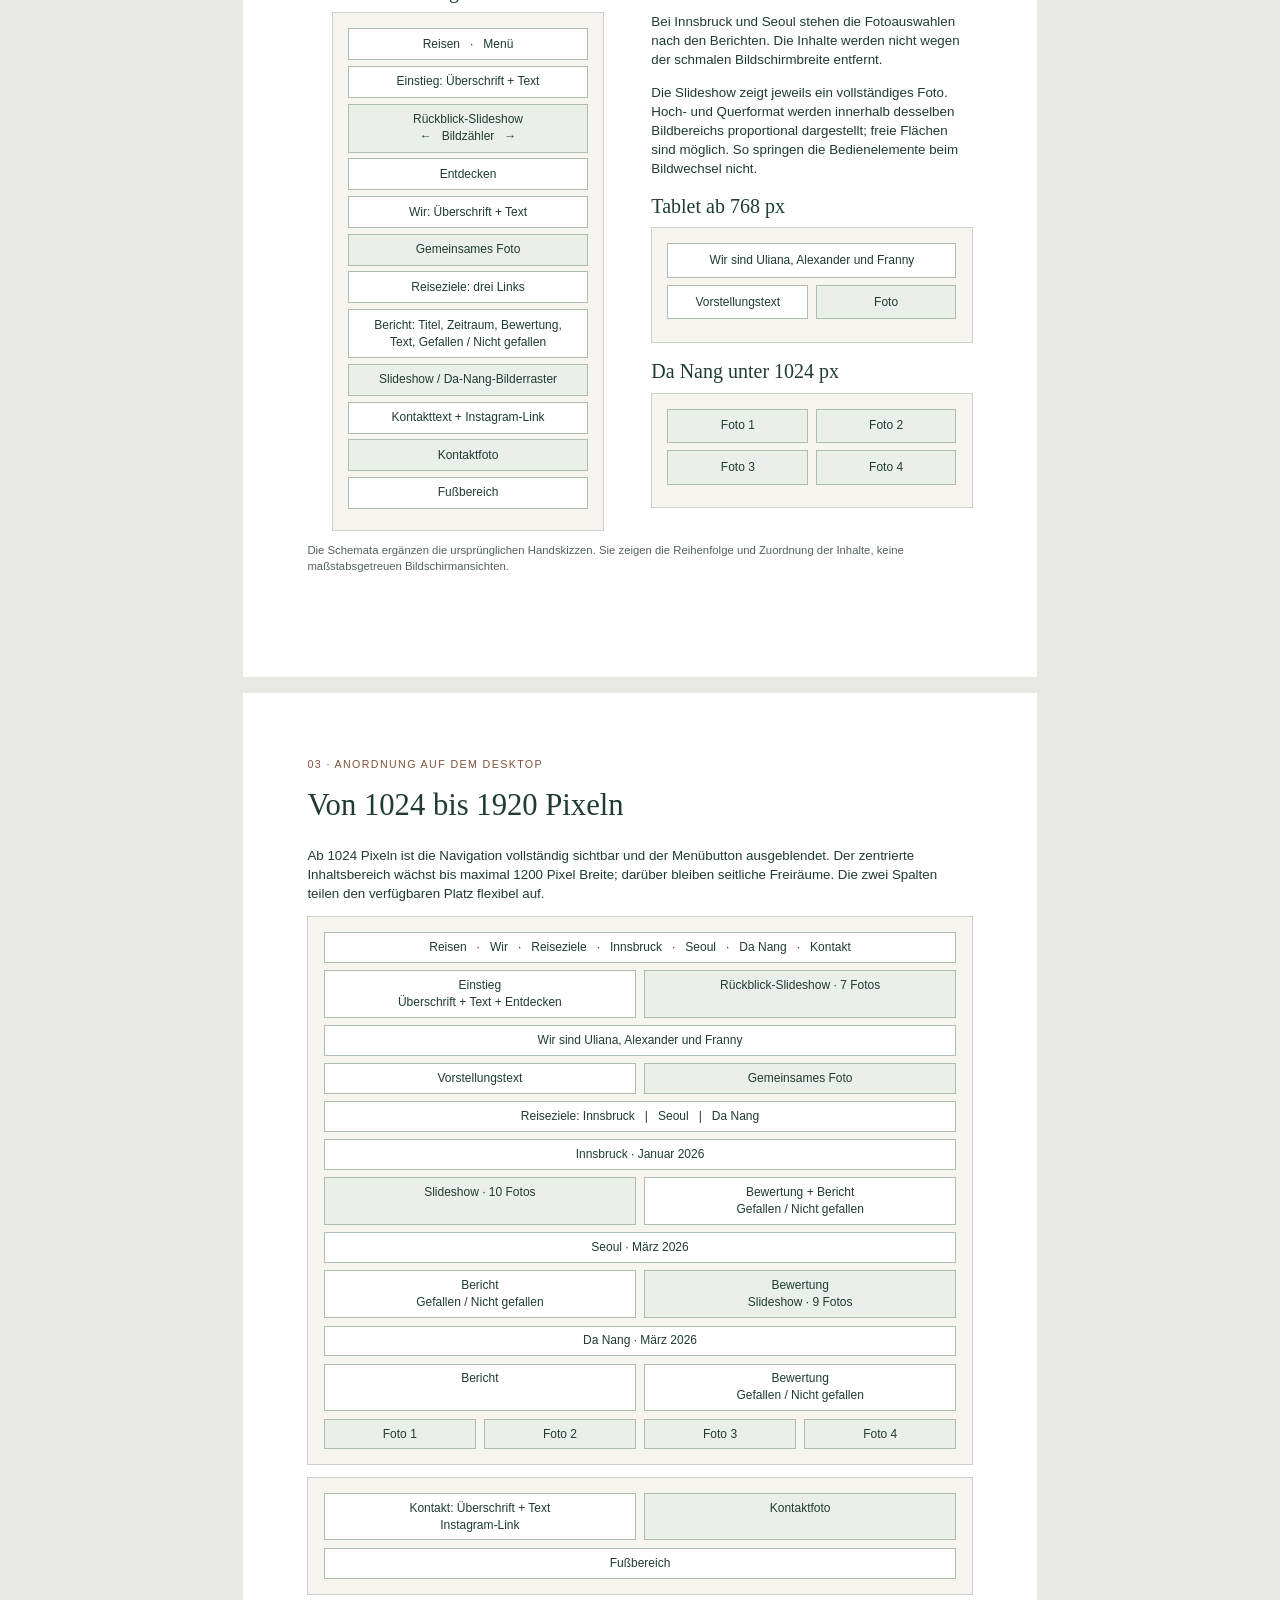
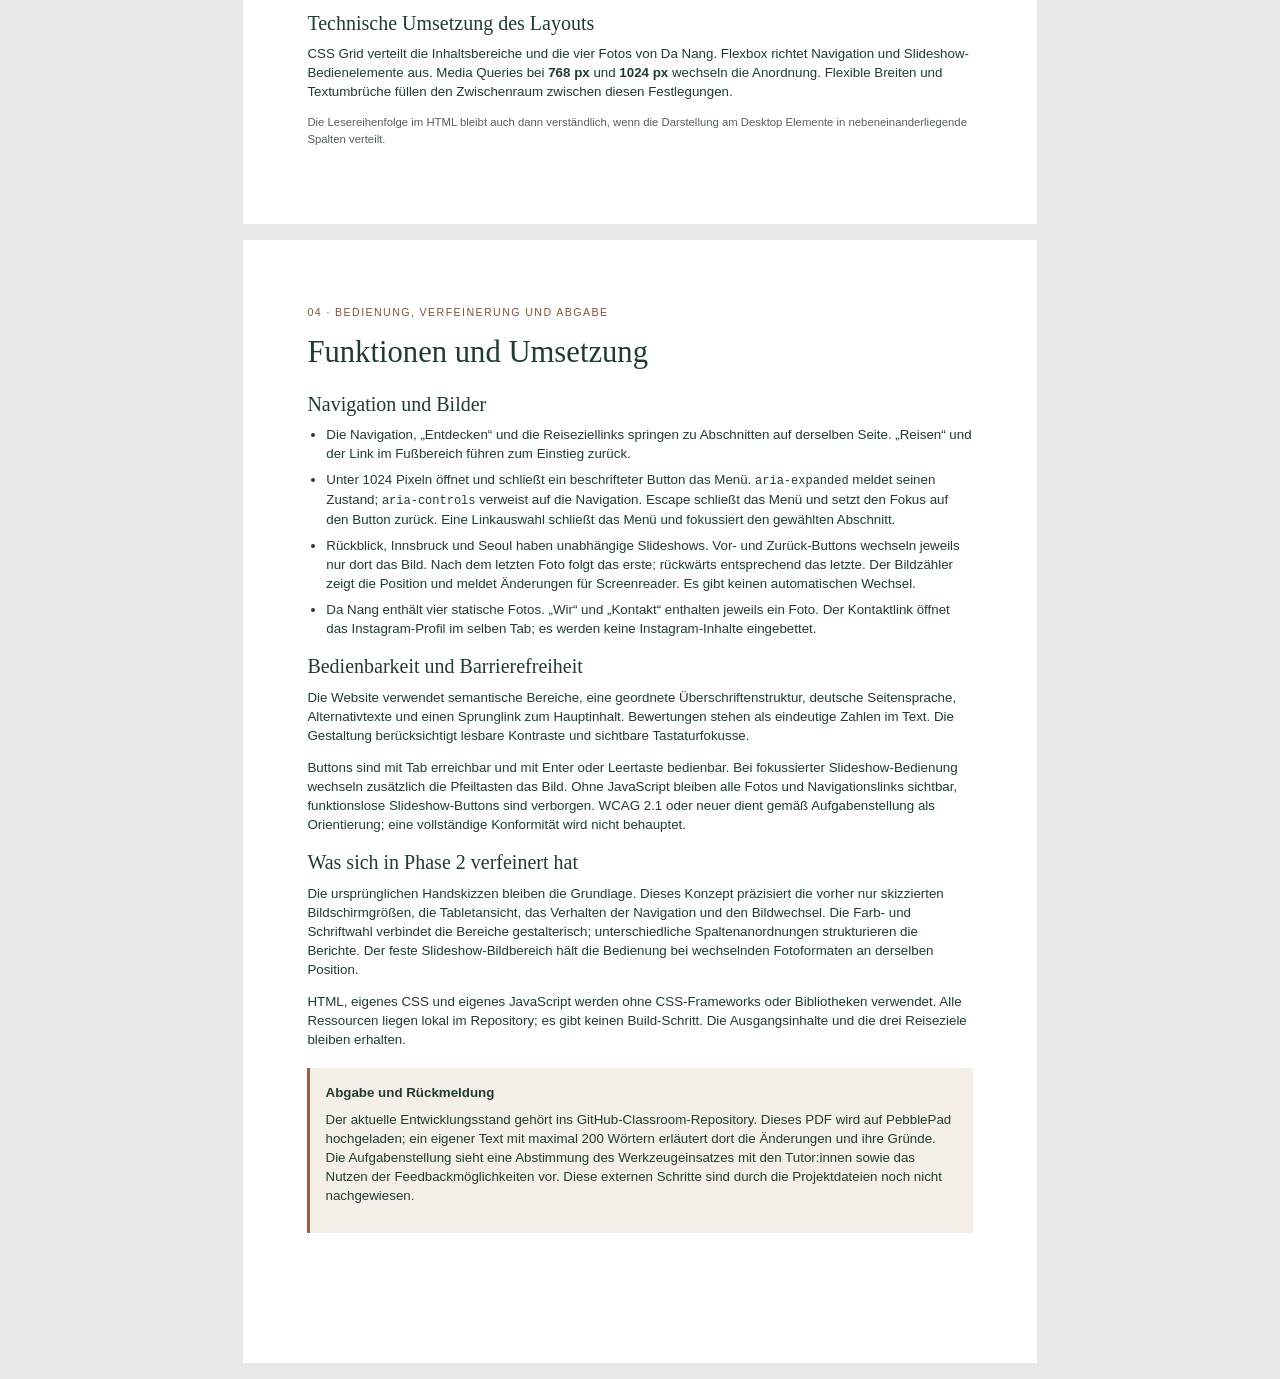
<file: docs/konzept-phase-2.html>
<!DOCTYPE html>
<html lang="de">
<head>
  <meta charset="utf-8">
  <meta name="viewport" content="width=device-width, initial-scale=1">
  <title>Konzept Phase 2 – Unser Reiserückblick 2026</title>
  <style>
    @page { size: A4; margin: 17mm 17mm 16mm; }
    * { box-sizing: border-box; }
    body { margin: 0; color: #203b34; background: #fff; font: 10pt/1.43 Arial, sans-serif; }
    h1, h2, h3 { font-family: Georgia, serif; font-weight: normal; line-height: 1.15; }
    h1 { font-size: 31pt; margin: 6mm 0 4mm; }
    h2 { font-size: 23pt; margin: 4mm 0 6mm; }
    h3 { font-size: 15pt; margin: 4.5mm 0 2.5mm; }
    p { margin: 0 0 3.5mm; }
    ul { margin: 2mm 0 4mm; padding-left: 5mm; }
    li { margin-bottom: 1.8mm; }
    strong { font-weight: 700; }
    .page { break-after: page; }
    .page:last-child { break-after: auto; }
    .eyebrow { text-transform: uppercase; letter-spacing: .13em; color: #80533d; font-size: 8pt; }
    .meta { border-top: 1px solid #d9dfd8; padding-top: 3mm; color: #53615c; font-size: 9pt; }
    .intro { font-size: 12pt; max-width: 155mm; }
    table { width: 100%; border-collapse: collapse; margin: 3mm 0 5mm; font-size: 9pt; }
    th, td { padding: 2mm 3mm; border-bottom: 1px solid #d9dfd8; vertical-align: top; text-align: left; }
    th { background: #eaf0e9; }
    tr, .box, .diagram { break-inside: avoid; }
    .note { background: #f5f0e7; padding: 4mm; margin-top: 5mm; border-left: 3px solid #976147; }
    .cols { display: grid; grid-template-columns: 1fr 1fr; gap: 6mm; }
    .chips { display: flex; gap: 3mm; margin: 3mm 0; }
    .chip { padding: 2mm 3mm; border: 1px solid #d9dfd8; font-size: 9pt; }
    .diagram { background: #f7f5ef; border: 1px solid #c8d2ca; padding: 4mm; font-size: 9pt; }
    .diagram p { margin-bottom: 2mm; }
    .row { display: grid; grid-template-columns: 1fr 1fr; gap: 2mm; margin-bottom: 2mm; }
    .box { border: 1px solid #abbeb0; background: #fff; padding: 2mm; text-align: center; }
    .photo { background: #eaf0e9; }
    .full { margin-bottom: 2mm; }
    .phone { max-width: 72mm; margin: 0 auto; }
    .phone .box { margin-bottom: 1.5mm; padding: 1.7mm; }
    .four { display: grid; grid-template-columns: repeat(4, 1fr); gap: 2mm; }
    .desktop-page .box { padding: 1.5mm 2mm; }
    .caption { font-size: 8.5pt; color: #53615c; margin-top: 3mm; }
    code { font-size: 9pt; }
    @media screen { body { background: #e8e9e5; } .page { background: white; max-width: 210mm; min-height: 297mm; margin: 16px auto; padding: 17mm; } }
    @media print { body { -webkit-print-color-adjust: exact; print-color-adjust: exact; } }
  </style>
</head>
<body>
  <section class="page">
    <p class="eyebrow">IU Webprogrammierung · Erarbeitungs-/Reflexionsphase</p>
    <h1>Unser Reiserückblick<br>2026</h1>
    <p class="intro">Überarbeitetes Konzept für eine persönliche Reisewebsite von Uliana Mukhina.</p>
    <p class="meta">Phase 2 · Stand: 29. Oktober 2026 · Einseitiger Webauftritt</p>

    <h3>Idee und Zielgruppe</h3>
    <p>Die Website stellt Uliana, Alexander und ihren Hund Franny vor. Sie hält persönliche Erinnerungen an Innsbruck, Seoul und Da Nang fest und richtet sich an Menschen, die unsere Reisen kennenlernen möchten. Berichte, eigene Bewertungen und Fotos vermitteln einen persönlichen Eindruck.</p>

    <h3>Inhalte und Reihenfolge</h3>
    <table>
      <thead><tr><th>Abschnitt</th><th>Inhalte und Funktion</th></tr></thead>
      <tbody>
        <tr><td>Kopfbereich</td><td>Schriftzug „Reisen“ zum Seitenanfang; Links zu Wir, Reiseziele, Innsbruck, Seoul, Da Nang und Kontakt.</td></tr>
        <tr><td>Einstieg</td><td>„Unser Reiserückblick 2026“, kurzer Einstiegstext, Slideshow mit sieben Fotos, „Entdecken“ zur Reiseübersicht.</td></tr>
        <tr><td>Wir</td><td>Vorstellung von Uliana, Alexander und Franny mit einem gemeinsamen Foto.</td></tr>
        <tr><td>Reiseziele</td><td>Drei Links zu den folgenden Reiseberichten.</td></tr>
        <tr><td>Innsbruck</td><td>Januar 2026; Bericht, Bewertung 4,5 von 5, positive und negative Eindrücke, Slideshow mit zehn Fotos.</td></tr>
        <tr><td>Seoul</td><td>März 2026; Bericht, Bewertung 5 von 5, positive und negative Eindrücke, Slideshow mit neun Fotos.</td></tr>
        <tr><td>Da Nang</td><td>März 2026; Bericht, Bewertung 4,5 von 5, positive und negative Eindrücke, vier statische Fotos.</td></tr>
        <tr><td>Kontakt / Fußbereich</td><td>Instagram-Link zu @hey.uliana und ein Foto; darunter Urheberangabe und Link zum Seitenanfang.</td></tr>
      </tbody>
    </table>
    <p>Die Bewertungen sind feste persönliche Einschätzungen. Es gibt kein Bewertungsformular und kein Kontaktformular. Kopenhagen ist nicht Teil des Webauftritts.</p>

    <h3>Visuelle Gestaltung</h3>
    <p>Ein warmer, cremefarbener Hintergrund, dunkle grüne Schrift und Terrakotta-Akzente geben der Seite einen ruhigen Charakter. Überschriften verwenden eine Serifenschrift, Fließtexte eine gut lesbare Systemschrift. Abstände und Trennlinien gliedern die Reiseberichte. Es werden keine externen Schriftarten geladen.</p>
  </section>

  <section class="page">
    <p class="eyebrow">02 · Anordnung auf Handy und Tablet</p>
    <h2>Von 360 bis 1023 Pixeln</h2>
    <p>Das Layout beginnt mit einer Hauptspalte. Alle Texte und Fotos bleiben erreichbar. Seitliche Abstände und flexible Bildbreiten verhindern, dass Inhalte am Fensterrand anliegen oder aus ihrer Spalte herausragen.</p>
    <table>
      <thead><tr><th>Breite des Browserfensters</th><th>Verbindliche Anordnung</th></tr></thead>
      <tbody>
        <tr><td><strong>360–767 px</strong></td><td>Einstieg, Vorstellung, Reiseberichte und Kontakt stehen untereinander. Das Menü wird mit einem Button geöffnet. Die Reiseziellinks stehen untereinander. Da Nang zeigt zwei Bildspalten und zwei Reihen.</td></tr>
        <tr><td><strong>768–1023 px</strong></td><td>Im Bereich „Wir“ steht die Überschrift über zwei Spalten: Text links und Foto rechts. Die übrigen Bereiche behalten die mobile Anordnung. Menübutton und zweispaltiges Da-Nang-Raster bleiben erhalten.</td></tr>
      </tbody>
    </table>
    <div class="cols">
      <div>
        <h3>Mobile Reihenfolge</h3>
        <div class="diagram phone">
          <div class="box">Reisen &nbsp; · &nbsp; Menü</div>
          <div class="box">Einstieg: Überschrift + Text</div>
          <div class="box photo">Rückblick-Slideshow<br>← &nbsp; Bildzähler &nbsp; →</div>
          <div class="box">Entdecken</div>
          <div class="box">Wir: Überschrift + Text</div>
          <div class="box photo">Gemeinsames Foto</div>
          <div class="box">Reiseziele: drei Links</div>
          <div class="box">Bericht: Titel, Zeitraum, Bewertung,<br>Text, Gefallen / Nicht gefallen</div>
          <div class="box photo">Slideshow / Da-Nang-Bilderraster</div>
          <div class="box">Kontakttext + Instagram-Link</div>
          <div class="box photo">Kontaktfoto</div>
          <div class="box">Fußbereich</div>
        </div>
      </div>
      <div>
        <h3>Fotos und Text</h3>
        <p>Bei Innsbruck und Seoul stehen die Fotoauswahlen nach den Berichten. Die Inhalte werden nicht wegen der schmalen Bildschirmbreite entfernt.</p>
        <p>Die Slideshow zeigt jeweils ein vollständiges Foto. Hoch- und Querformat werden innerhalb desselben Bildbereichs proportional dargestellt; freie Flächen sind möglich. So springen die Bedienelemente beim Bildwechsel nicht.</p>
        <h3>Tablet ab 768 px</h3>
        <div class="diagram">
          <div class="box full">Wir sind Uliana, Alexander und Franny</div>
          <div class="row">
            <div class="box">Vorstellungstext</div>
            <div class="box photo">Foto</div>
          </div>
        </div>
        <h3>Da Nang unter 1024 px</h3>
        <div class="diagram">
          <div class="row"><div class="box photo">Foto 1</div><div class="box photo">Foto 2</div></div>
          <div class="row"><div class="box photo">Foto 3</div><div class="box photo">Foto 4</div></div>
        </div>
      </div>
    </div>
    <p class="caption">Die Schemata ergänzen die ursprünglichen Handskizzen. Sie zeigen die Reihenfolge und Zuordnung der Inhalte, keine maßstabsgetreuen Bildschirmansichten.</p>
  </section>

  <section class="page desktop-page">
    <p class="eyebrow">03 · Anordnung auf dem Desktop</p>
    <h2>Von 1024 bis 1920 Pixeln</h2>
    <p>Ab 1024 Pixeln ist die Navigation vollständig sichtbar und der Menübutton ausgeblendet. Der zentrierte Inhaltsbereich wächst bis maximal 1200 Pixel Breite; darüber bleiben seitliche Freiräume. Die zwei Spalten teilen den verfügbaren Platz flexibel auf.</p>
    <div class="diagram">
      <div class="box full">Reisen &nbsp; · &nbsp; Wir &nbsp; · &nbsp; Reiseziele &nbsp; · &nbsp; Innsbruck &nbsp; · &nbsp; Seoul &nbsp; · &nbsp; Da Nang &nbsp; · &nbsp; Kontakt</div>
      <div class="row">
        <div class="box">Einstieg<br>Überschrift + Text + Entdecken</div>
        <div class="box photo">Rückblick-Slideshow · 7 Fotos</div>
      </div>
      <div class="box full">Wir sind Uliana, Alexander und Franny</div>
      <div class="row"><div class="box">Vorstellungstext</div><div class="box photo">Gemeinsames Foto</div></div>
      <div class="box full">Reiseziele: Innsbruck &nbsp; | &nbsp; Seoul &nbsp; | &nbsp; Da Nang</div>
      <div class="box full">Innsbruck · Januar 2026</div>
      <div class="row"><div class="box photo">Slideshow · 10 Fotos</div><div class="box">Bewertung + Bericht<br>Gefallen / Nicht gefallen</div></div>
      <div class="box full">Seoul · März 2026</div>
      <div class="row"><div class="box">Bericht<br>Gefallen / Nicht gefallen</div><div class="box photo">Bewertung<br>Slideshow · 9 Fotos</div></div>
      <div class="box full">Da Nang · März 2026</div>
      <div class="row"><div class="box">Bericht</div><div class="box">Bewertung<br>Gefallen / Nicht gefallen</div></div>
      <div class="four"><div class="box photo">Foto 1</div><div class="box photo">Foto 2</div><div class="box photo">Foto 3</div><div class="box photo">Foto 4</div></div>
    </div>
    <div class="diagram" style="margin-top: 3mm;">
      <div class="row"><div class="box">Kontakt: Überschrift + Text<br>Instagram-Link</div><div class="box photo">Kontaktfoto</div></div>
      <div class="box">Fußbereich</div>
    </div>
    <h3>Technische Umsetzung des Layouts</h3>
    <p>CSS Grid verteilt die Inhaltsbereiche und die vier Fotos von Da Nang. Flexbox richtet Navigation und Slideshow-Bedienelemente aus. Media Queries bei <strong>768 px</strong> und <strong>1024 px</strong> wechseln die Anordnung. Flexible Breiten und Textumbrüche füllen den Zwischenraum zwischen diesen Festlegungen.</p>
    <p class="caption">Die Lesereihenfolge im HTML bleibt auch dann verständlich, wenn die Darstellung am Desktop Elemente in nebeneinanderliegende Spalten verteilt.</p>
  </section>

  <section class="page">
    <p class="eyebrow">04 · Bedienung, Verfeinerung und Abgabe</p>
    <h2>Funktionen und Umsetzung</h2>
    <h3>Navigation und Bilder</h3>
    <ul>
      <li>Die Navigation, „Entdecken“ und die Reiseziellinks springen zu Abschnitten auf derselben Seite. „Reisen“ und der Link im Fußbereich führen zum Einstieg zurück.</li>
      <li>Unter 1024 Pixeln öffnet und schließt ein beschrifteter Button das Menü. <code>aria-expanded</code> meldet seinen Zustand; <code>aria-controls</code> verweist auf die Navigation. Escape schließt das Menü und setzt den Fokus auf den Button zurück. Eine Linkauswahl schließt das Menü und fokussiert den gewählten Abschnitt.</li>
      <li>Rückblick, Innsbruck und Seoul haben unabhängige Slideshows. Vor- und Zurück-Buttons wechseln jeweils nur dort das Bild. Nach dem letzten Foto folgt das erste; rückwärts entsprechend das letzte. Der Bildzähler zeigt die Position und meldet Änderungen für Screenreader. Es gibt keinen automatischen Wechsel.</li>
      <li>Da Nang enthält vier statische Fotos. „Wir“ und „Kontakt“ enthalten jeweils ein Foto. Der Kontaktlink öffnet das Instagram-Profil im selben Tab; es werden keine Instagram-Inhalte eingebettet.</li>
    </ul>
    <h3>Bedienbarkeit und Barrierefreiheit</h3>
    <p>Die Website verwendet semantische Bereiche, eine geordnete Überschriftenstruktur, deutsche Seitensprache, Alternativtexte und einen Sprunglink zum Hauptinhalt. Bewertungen stehen als eindeutige Zahlen im Text. Die Gestaltung berücksichtigt lesbare Kontraste und sichtbare Tastaturfokusse.</p>
    <p>Buttons sind mit Tab erreichbar und mit Enter oder Leertaste bedienbar. Bei fokussierter Slideshow-Bedienung wechseln zusätzlich die Pfeiltasten das Bild. Ohne JavaScript bleiben alle Fotos und Navigationslinks sichtbar, funktionslose Slideshow-Buttons sind verborgen. WCAG 2.1 oder neuer dient gemäß Aufgabenstellung als Orientierung; eine vollständige Konformität wird nicht behauptet.</p>
    <h3>Was sich in Phase 2 verfeinert hat</h3>
    <p>Die ursprünglichen Handskizzen bleiben die Grundlage. Dieses Konzept präzisiert die vorher nur skizzierten Bildschirmgrößen, die Tabletansicht, das Verhalten der Navigation und den Bildwechsel. Die Farb- und Schriftwahl verbindet die Bereiche gestalterisch; unterschiedliche Spaltenanordnungen strukturieren die Berichte. Der feste Slideshow-Bildbereich hält die Bedienung bei wechselnden Fotoformaten an derselben Position.</p>
    <p>HTML, eigenes CSS und eigenes JavaScript werden ohne CSS-Frameworks oder Bibliotheken verwendet. Alle Ressourcen liegen lokal im Repository; es gibt keinen Build-Schritt. Die Ausgangsinhalte und die drei Reiseziele bleiben erhalten.</p>
    <div class="note">
      <strong>Abgabe und Rückmeldung</strong>
      <p style="margin-top: 2mm;">Der aktuelle Entwicklungsstand gehört ins GitHub-Classroom-Repository. Dieses PDF wird auf PebblePad hochgeladen; ein eigener Text mit maximal 200 Wörtern erläutert dort die Änderungen und ihre Gründe. Die Aufgabenstellung sieht eine Abstimmung des Werkzeugeinsatzes mit den Tutor:innen sowie das Nutzen der Feedbackmöglichkeiten vor. Diese externen Schritte sind durch die Projektdateien noch nicht nachgewiesen.</p>
    </div>
  </section>
</body>
</html>
</file>
<file: assets/css/styles.css>
/* Mobile zuerst: Die Grundregeln gelten auch ohne Media Query. */
:root {
  --paper: #f7f4ed;
  --surface: #eeeadf;
  --ink: #243e36;
  --muted: #58635c;
  --accent: #99472f;
  --line: #cecfc3;
  --focus: #005fcc;
}

* { box-sizing: border-box; }

html { scroll-behavior: smooth; }

body {
  margin: 0;
  color: var(--ink);
  background: var(--paper);
  font-family: -apple-system, BlinkMacSystemFont, "Segoe UI", sans-serif;
  font-size: 1rem;
  line-height: 1.7;
  overflow-wrap: anywhere;
}

[hidden] { display: none !important; }

img { display: block; max-width: 100%; height: auto; }
button { font: inherit; cursor: pointer; }
a { color: inherit; text-underline-offset: 0.25em; }
a:hover { color: var(--accent); }
p { margin: 0 0 1.15rem; }
ul { padding-left: 1.25rem; }
li + li { margin-top: 0.4rem; }

h1, h2, h3 {
  margin: 0 0 1.5rem;
  font-family: Georgia, "Times New Roman", serif;
  font-weight: 400;
  line-height: 1.12;
}

h1 { font-size: clamp(2.2rem, 4.5vw, 4.5rem); letter-spacing: -0.045em; }
h1 em { color: var(--accent); font-weight: 400; }
h2 { font-size: clamp(2rem, 3.4vw, 3.25rem); letter-spacing: -0.035em; }
h3 { font-size: clamp(1.8rem, 3vw, 2.7rem); letter-spacing: -0.025em; }
h4 { margin: 1.5rem 0 0.6rem; font-size: 1rem; }

:focus-visible { outline: 3px solid var(--focus); outline-offset: 5px; }
section, article, main { scroll-margin-top: 1.5rem; }

.container { width: min(100% - 2.5rem, 1200px); margin-inline: auto; }
.section-block { padding-block: 3.5rem; border-top: 1px solid var(--line); }
.eyebrow {
  margin-bottom: 1rem;
  font-size: 0.75rem;
  font-weight: 600;
  letter-spacing: 0.13em;
  text-transform: uppercase;
  color: var(--accent);
}

.skip-link {
  position: absolute;
  top: 0.5rem;
  left: 1rem;
  z-index: 10;
  padding: 0.75rem 1rem;
  background: var(--paper);
  transform: translateY(-180%);
}
.skip-link:focus { transform: translateY(0); }
.header-inner > *, .hero > *, .about > *, .contact > * { min-width: 0; }

.button { display: inline-flex; justify-content: space-between; align-items: center; gap: 1rem; min-height: 48px; padding: 0.7rem 1.2rem; color: var(--paper); background: var(--ink); text-decoration: none; font-size: 0.9rem; }
.button:hover { color: var(--paper); background: var(--accent); }
.button span { font-size: 1.25rem; }
.site-footer { display: flex; flex-wrap: wrap; justify-content: space-between; gap: 1rem; padding-block: 1.5rem; border-top: 1px solid var(--line); font-size: 0.8rem; color: var(--muted); }
.site-footer p { margin: 0; }
.site-footer a { display: inline-flex; align-items: center; min-height: 44px; }

/* Tablet: Der Wir-Bereich nutzt als erster Abschnitt zwei Spalten. */
@media (min-width: 768px) {
  .container { width: min(100% - 4rem, 1200px); }
  .section-block { padding-block: 4.5rem; }
}

@media (prefers-reduced-motion: reduce) {
  html { scroll-behavior: auto; }
}
</file>
<file: assets/css/slideshow.css>
/* Die Bildwechsel funktionieren unabhängig vom restlichen Seitenlayout. */
.slideshow { width: 100%; min-width: 0; margin: 0; }
.slideshow__images { background: var(--surface); }
.slideshow__images > img { display: block; width: 100%; height: auto; }

/* Fester Bildbereich, damit Hoch- und Querformate keine Layoutsprünge erzeugen.
   contain zeigt jedes Foto vollständig, ohne Gesichter oder Landschaften abzuschneiden. */
.slideshow--ready .slideshow__images { aspect-ratio: 4 / 3; }
.slideshow--ready .slideshow__images > img { height: 100%; object-fit: contain; }

.slideshow__controls {
  display: flex;
  flex-wrap: wrap;
  align-items: center;
  justify-content: space-between;
  gap: 0.5rem;
  margin-top: 0.75rem;
}

.slideshow__controls button {
  min-width: 44px;
  min-height: 44px;
  padding: 0.5rem 0.65rem;
  border: 1px solid var(--line);
  background: transparent;
  color: var(--ink);
  font: inherit;
  font-size: 0.8rem;
  cursor: pointer;
}

.slideshow__controls button:hover { background: var(--ink); color: var(--paper); }
.slideshow__controls [data-counter] { font-size: 0.75rem; color: var(--muted); }

/* Ohne JavaScript sind sämtliche Bilder sichtbar; bei aktivem Skript nur das aktuelle. */
.slideshow [hidden] { display: none; }
</file>
